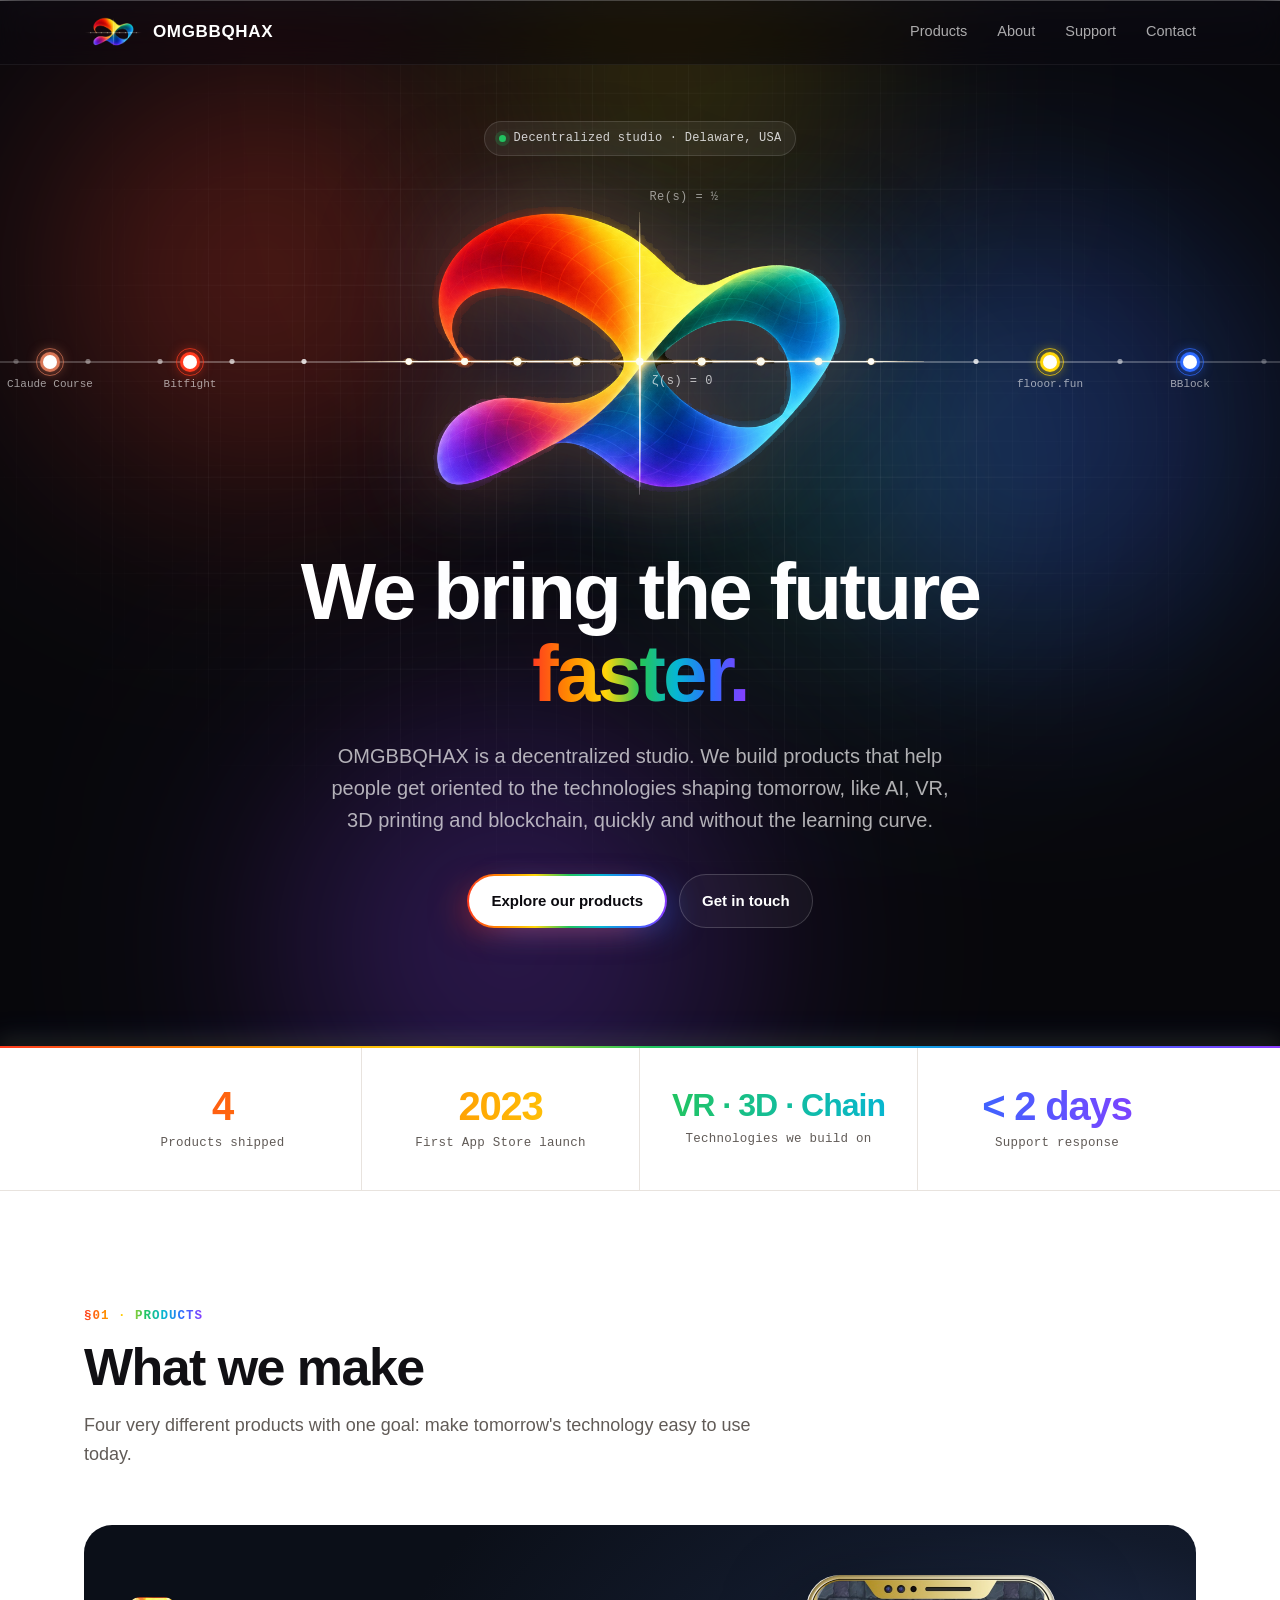
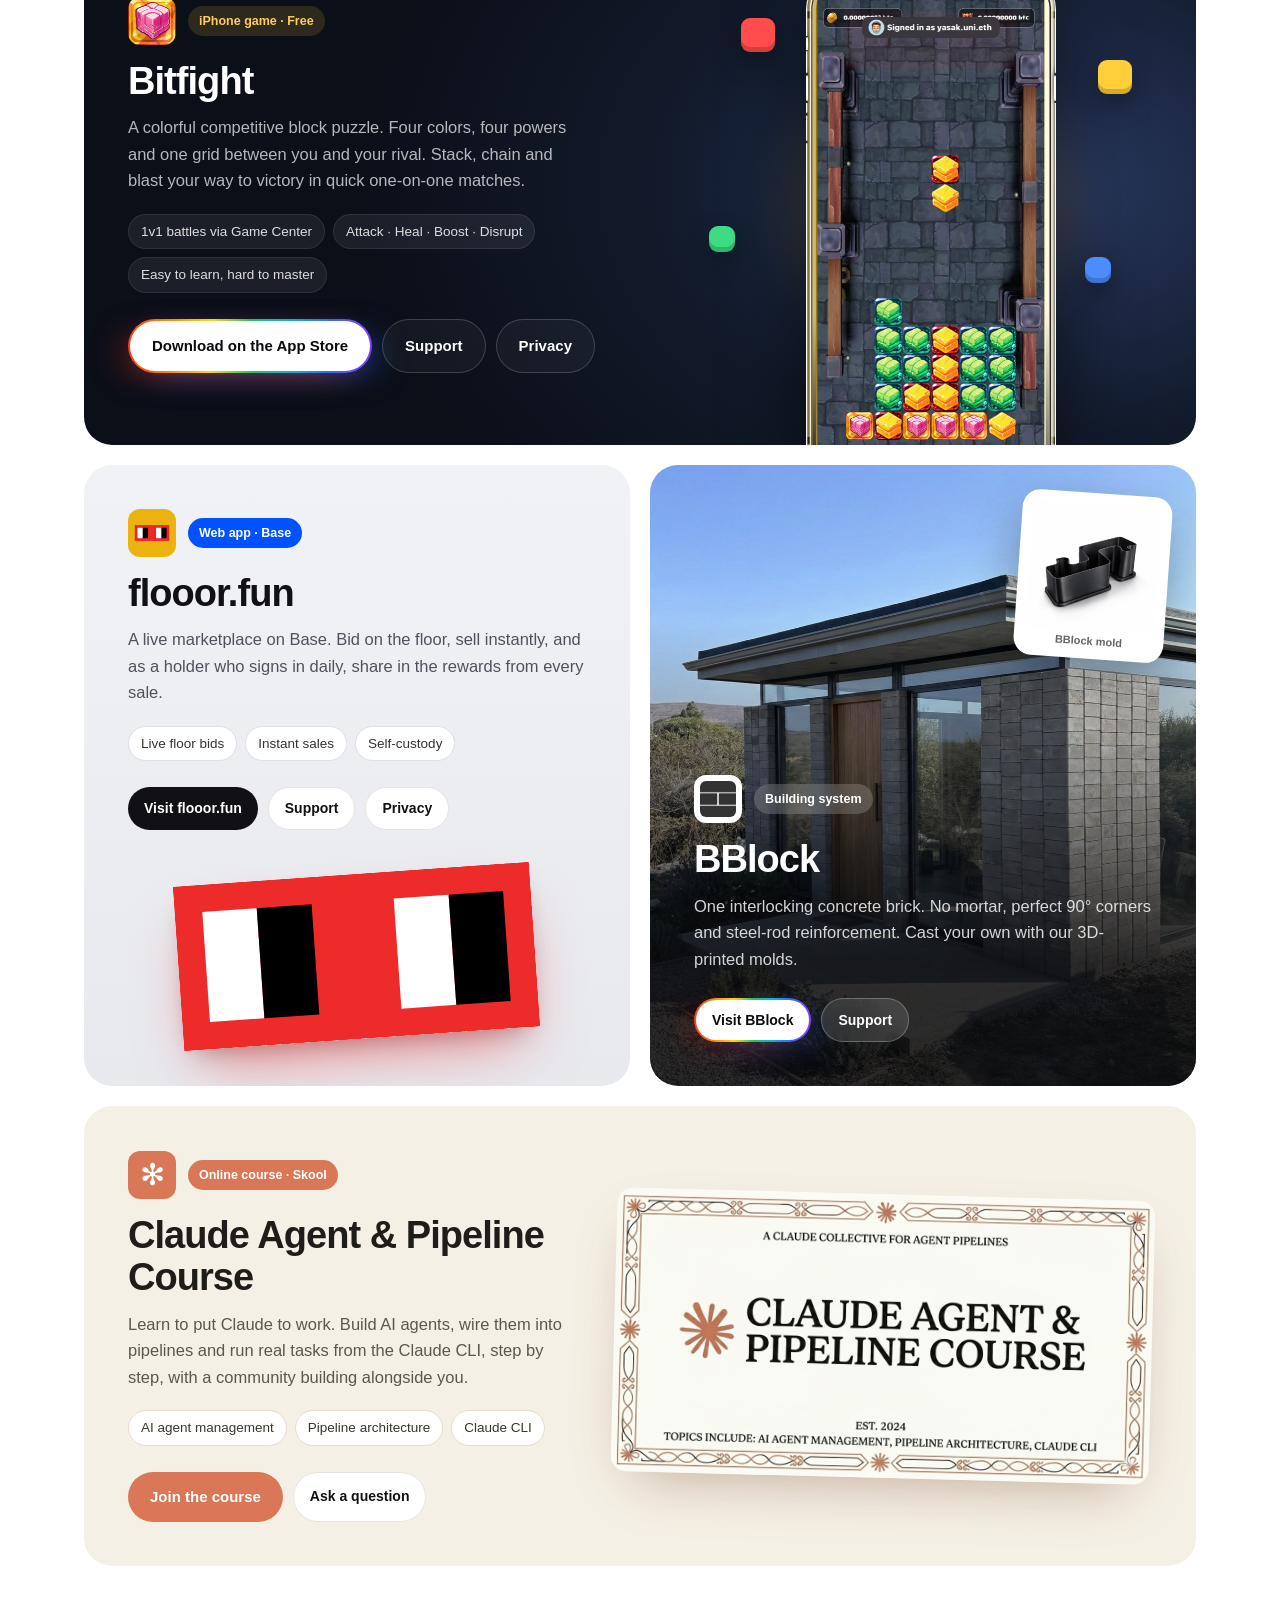
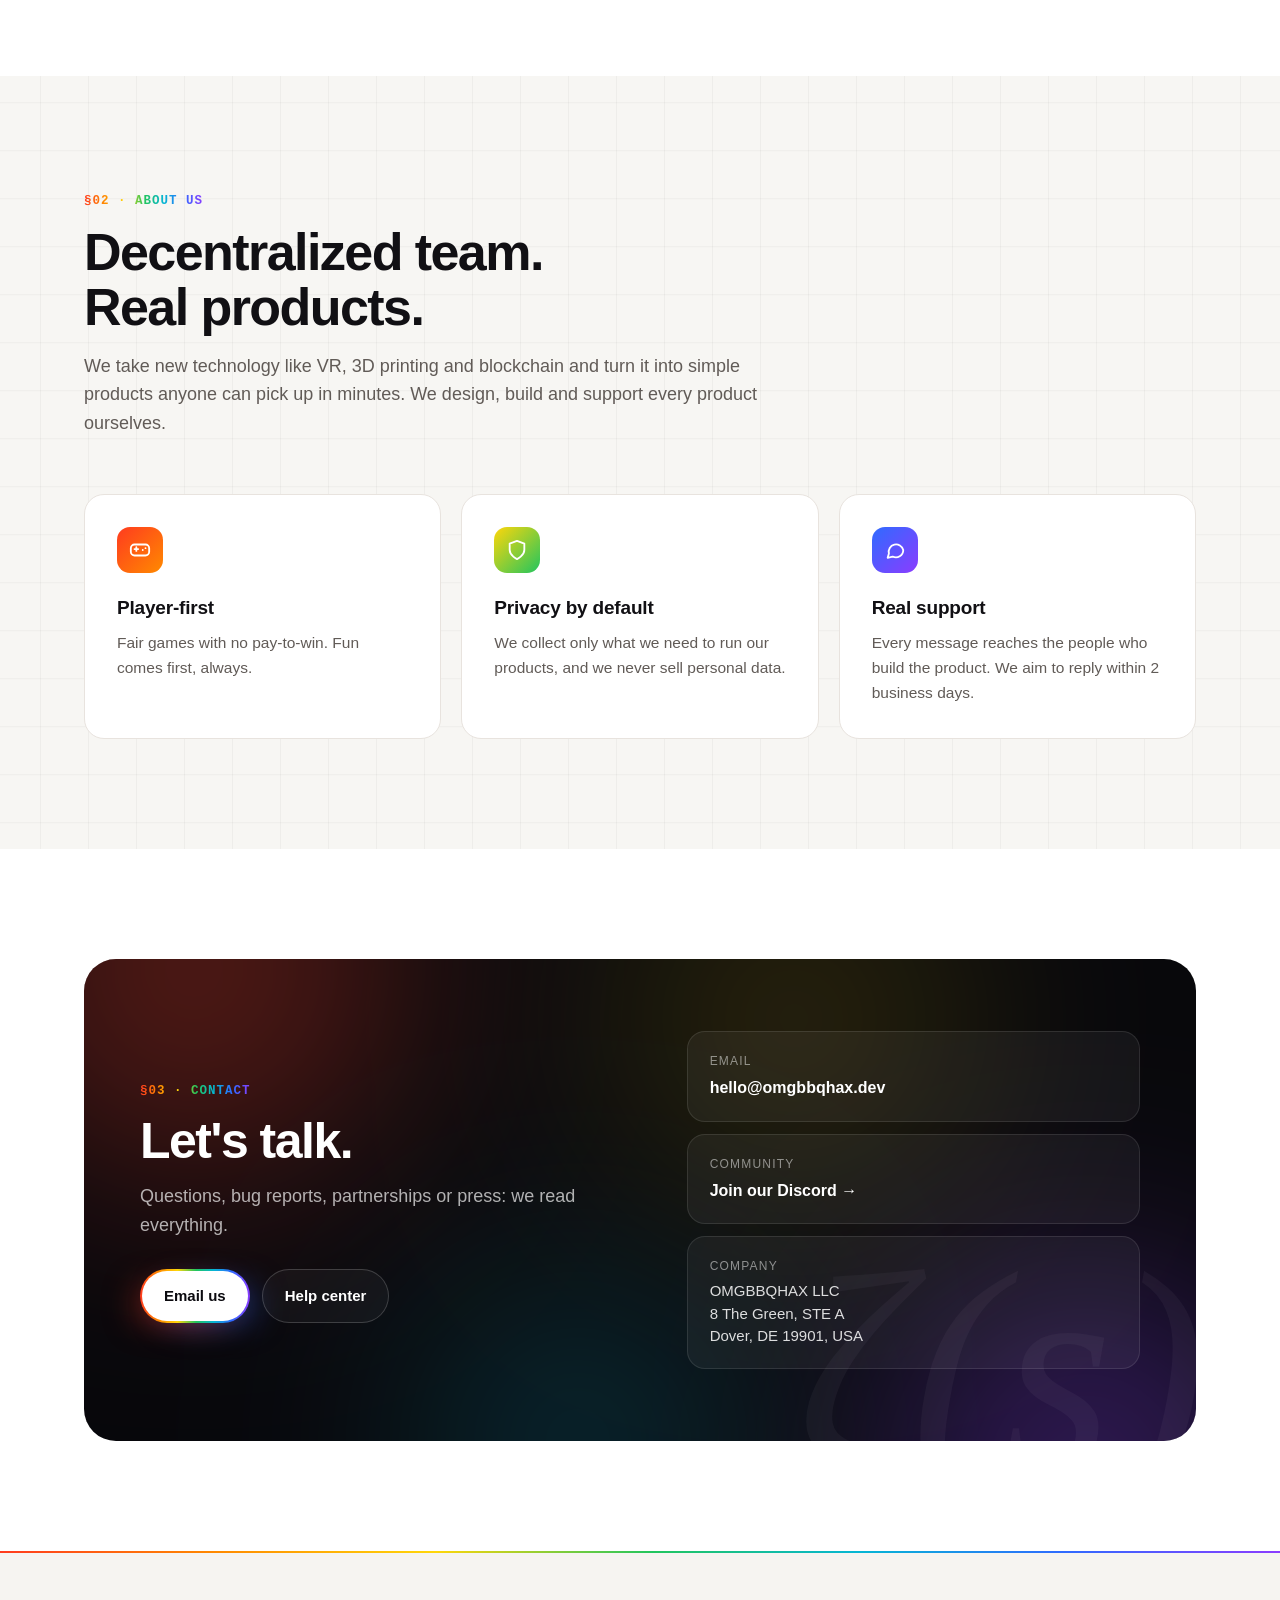
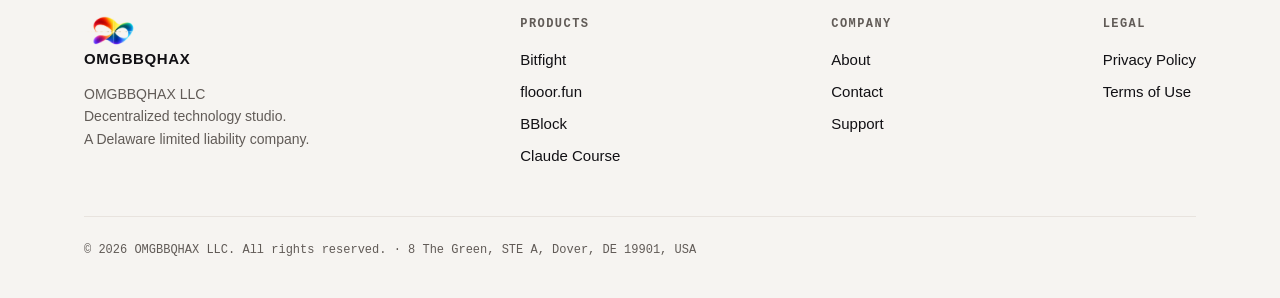
<file: index.html>
<!doctype html>
<html lang="en">
<head>
<meta charset="utf-8">
<meta name="viewport" content="width=device-width, initial-scale=1">
<title>OMGBBQHAX — Decentralized studio bringing the future faster</title>
<meta name="description" content="OMGBBQHAX LLC is a decentralized studio that helps people get oriented to VR, 3D printing and blockchain faster. Makers of Bitfight, flooor.fun and BBlock.">
<meta property="og:title" content="OMGBBQHAX — Decentralized studio bringing the future faster">
<meta property="og:description" content="Makers of Bitfight, flooor.fun and BBlock.">
<meta property="og:url" content="https://omgbbqhax.dev/">
<meta property="og:type" content="website">
<meta property="og:image" content="https://omgbbqhax.dev/assets/logo-1024.png">
<meta name="theme-color" content="#0b0a0f">
<link rel="canonical" href="https://omgbbqhax.dev/">
<link rel="icon" href="assets/favicon-32.png?v=5" type="image/png" sizes="32x32">
<link rel="apple-touch-icon" href="assets/apple-touch-icon.png?v=4">
<link rel="stylesheet" href="style.css">
<script>document.documentElement.classList.add('js')</script>
<script type="application/ld+json">
{
  "@context": "https://schema.org",
  "@type": "Organization",
  "name": "OMGBBQHAX",
  "legalName": "OMGBBQHAX LLC",
  "address": {"@type": "PostalAddress", "streetAddress": "8 The Green, STE A", "addressLocality": "Dover", "addressRegion": "DE", "postalCode": "19901", "addressCountry": "US"},
  "url": "https://omgbbqhax.dev",
  "logo": "https://omgbbqhax.dev/assets/logo-1024.png",
  "email": "hello@omgbbqhax.dev",
  "brand": [
    {"@type": "Brand", "name": "Bitfight"},
    {"@type": "Brand", "name": "flooor.fun"},
    {"@type": "Brand", "name": "BBlock"}
  ]
}
</script>
</head>
<body class="home">
<header class="site-header" id="header">
  <div class="container header-inner">
    <a class="brand" href="/"><img class="brand-mark" src="assets/logo-256.png" alt="" width="58" height="32">OMGBBQHAX</a>
    <nav class="nav" aria-label="Main">
      <a href="#products">Products</a>
      <a class="hide-sm" href="#about">About</a>
      <a href="support.html">Support</a>
      <a href="#contact">Contact</a>
    </nav>
  </div>
</header>

<main>
  <!-- hero -->
  <section class="hero">
    <div class="blob b1"></div><div class="blob b2"></div><div class="blob b3"></div><div class="blob b4"></div><div class="blob b5"></div>
    <div class="container">
      <span class="pill"><span class="dot"></span>Decentralized studio · Delaware, USA</span>
      <figure class="hero-mark">
        <span class="axis" aria-hidden="true"></span><span class="zeros l" aria-hidden="true"></span><span class="zeros r" aria-hidden="true"></span>
        <span class="crit" aria-hidden="true">Re(s) = ½</span>
        <span class="origin" aria-hidden="true">ζ(s) = 0</span>
        <nav class="pz" aria-label="Our products">
          <a class="pz-dot z1" href="#bitfight" style="--c:#ff3b1f"><i></i><span class="pz-name">Bitfight</span>
            <span class="pz-pop"><img src="assets/bitfight-icon.png" alt="" width="32" height="32"><span><b>Bitfight</b><small>iPhone game</small></span></span></a>
          <a class="pz-dot z2" href="#flooor" style="--c:#ffd60a"><i></i><span class="pz-name">flooor.fun</span>
            <span class="pz-pop"><img src="assets/flooor-icon.png" alt="" width="32" height="32"><span><b>flooor.fun</b><small>Web app · Base</small></span></span></a>
          <a class="pz-dot z3" href="#bblock" style="--c:#2f6bff"><i></i><span class="pz-name">BBlock</span>
            <span class="pz-pop"><img class="contain" src="assets/bblock-logo.png" alt="" width="32" height="32"><span><b>BBlock</b><small>3D printing</small></span></span></a>
          <a class="pz-dot z4" href="#claude" style="--c:#d97757"><i></i><span class="pz-name">Claude Course</span>
            <span class="pz-pop"><img src="assets/claude-course.jpg" alt="" width="32" height="32"><span><b>Claude Course</b><small>Agents &amp; pipelines</small></span></span></a>
        </nav>
        <img src="assets/logo-mark.png" alt="" width="1044" height="569">
      </figure>
      <h1>We bring the future<br><span class="grad">faster.</span></h1>
      <p class="lead">OMGBBQHAX is a decentralized studio. We build products that help people get oriented to the technologies shaping tomorrow, like AI, VR, 3D printing and blockchain, quickly and without the learning curve.</p>
      <div class="hero-actions">
        <a class="btn btn-glow" href="#products">Explore our products</a>
        <a class="btn btn-ghost-dark" href="#contact">Get in touch</a>
      </div>


      <div class="makers">
        <span>Makers of</span>
        <ul>
          <li><a href="#bitfight"><img src="assets/bitfight-icon.png" alt="" width="34" height="34">Bitfight</a></li>
          <li><a href="#flooor"><img src="assets/flooor-icon.png" alt="" width="34" height="34">flooor.fun</a></li>
          <li><a href="#bblock"><img class="contain" src="assets/bblock-logo.png" alt="" width="34" height="34">BBlock</a></li>
          <li><a href="#claude"><img src="assets/claude-course.jpg" alt="" width="34" height="34">Claude Course</a></li>
        </ul>
      </div>
    </div>
  </section>

  <!-- stats -->
  <section class="stats" aria-label="Studio at a glance">
    <div class="container">
      <ul>
        <li class="reveal"><strong>4</strong><span>Products shipped</span></li>
        <li class="reveal"><strong>2023</strong><span>First App Store launch</span></li>
        <li class="reveal"><strong class="sm">VR · 3D · Chain</strong><span>Technologies we build on</span></li>
        <li class="reveal"><strong>&lt; 2 days</strong><span>Support response</span></li>
      </ul>
    </div>
  </section>

  <!-- products -->
  <section class="section" id="products">
    <div class="container">
      <div class="section-head reveal">
        <span class="eyebrow">§01 · Products</span>
        <h2>What we make</h2>
        <p>Four very different products with one goal: make tomorrow's technology easy to use today.</p>
      </div>

      <div class="bento">
        <article class="card c-bitfight reveal" id="bitfight">
          <div class="card-body">
            <div class="tagrow">
              <img src="assets/bitfight-icon.png" alt="Bitfight app icon" width="48" height="48">
              <span class="chip">iPhone game · Free</span>
            </div>
            <h3>Bitfight</h3>
            <p>A colorful competitive block puzzle. Four colors, four powers and one grid between you and your rival. Stack, chain and blast your way to victory in quick one-on-one matches.</p>
            <ul class="feat">
              <li>1v1 battles via Game Center</li>
              <li>Attack · Heal · Boost · Disrupt</li>
              <li>Easy to learn, hard to master</li>
            </ul>
            <div class="actions">
              <a class="btn btn-glow" href="https://apps.apple.com/app/bitfight/id6449154006" target="_blank" rel="noopener">Download on the App Store</a>
              <a class="btn btn-ghost-dark" href="support.html#bitfight">Support</a>
              <a class="btn btn-ghost-dark" href="privacy.html#bitfight">Privacy</a>
            </div>
          </div>
          <div class="visual" aria-hidden="true">
            <span class="blk r"></span><span class="blk g"></span><span class="blk y"></span><span class="blk b"></span>
            <img src="assets/bitfight-screen.jpg" alt="" width="497" height="1000">
          </div>
        </article>

        <article class="card c-flooor reveal" id="flooor">
          <div class="card-body">
            <div class="tagrow">
              <img src="assets/flooor-icon.png" alt="flooor.fun icon" width="48" height="48">
              <span class="chip">Web app · Base</span>
            </div>
            <h3>flooor.fun</h3>
            <p>A live marketplace on Base. Bid on the floor, sell instantly, and as a holder who signs in daily, share in the rewards from every sale.</p>
            <ul class="feat">
              <li>Live floor bids</li>
              <li>Instant sales</li>
              <li>Self-custody</li>
            </ul>
            <div class="actions">
              <a class="btn btn-primary btn-sm" href="https://flooor.fun" target="_blank" rel="noopener">Visit flooor.fun</a>
              <a class="btn btn-ghost btn-sm" href="support.html#flooor">Support</a>
              <a class="btn btn-ghost btn-sm" href="privacy.html#flooor">Privacy</a>
            </div>
          </div>
          <div class="visual"><img class="goggles" src="assets/vr-gozluk.svg" alt="flooor.fun glasses" width="720" height="332"></div>
        </article>

        <article class="card c-bblock reveal" id="bblock">
          <div class="bg" aria-hidden="true"><img src="assets/bblock-house.jpg" alt="" width="1045" height="1400" loading="lazy"></div>
          <div class="mold" aria-hidden="true"><img src="assets/bblock-mold.jpg" alt="" width="900" height="900" loading="lazy"><small>BBlock mold</small></div>
          <div class="card-body">
            <div class="tagrow">
              <img src="assets/bblock-logo.png" alt="BBlock logo" width="48" height="48">
              <span class="chip">Building system</span>
            </div>
            <h3>BBlock</h3>
            <p>One interlocking concrete brick. No mortar, perfect 90° corners and steel-rod reinforcement. Cast your own with our 3D-printed molds.</p>
            <div class="actions">
              <a class="btn btn-glow btn-sm" href="https://block-chain.world" target="_blank" rel="noopener">Visit BBlock</a>
              <a class="btn btn-ghost btn-sm" href="support.html#bblock">Support</a>
            </div>
          </div>
        </article>

        <article class="card c-claude reveal" id="claude">
          <div class="card-body">
            <div class="tagrow">
              <span class="claude-mark" aria-hidden="true">✻</span>
              <span class="chip">Online course · Skool</span>
            </div>
            <h3>Claude Agent &amp; Pipeline Course</h3>
            <p>Learn to put Claude to work. Build AI agents, wire them into pipelines and run real tasks from the Claude CLI, step by step, with a community building alongside you.</p>
            <ul class="feat">
              <li>AI agent management</li>
              <li>Pipeline architecture</li>
              <li>Claude CLI</li>
            </ul>
            <div class="actions">
              <a class="btn btn-claude" href="https://www.skool.com/rich-kids-of-claude-2054/about" target="_blank" rel="noopener">Join the course</a>
              <a class="btn btn-ghost btn-sm" href="mailto:hello@omgbbqhax.dev?subject=Claude%20course">Ask a question</a>
            </div>
          </div>
          <div class="visual"><img src="assets/claude-course.jpg" alt="Claude Agent &amp; Pipeline Course: AI agent management, pipeline architecture, Claude CLI" width="1200" height="633" loading="lazy"></div>
        </article>
      </div>
    </div>
  </section>

  <!-- about -->
  <section class="section section-alt" id="about">
    <div class="container">
      <div class="section-head reveal">
        <span class="eyebrow">§02 · About us</span>
        <h2>Decentralized team.<br>Real products.</h2>
        <p>We take new technology like VR, 3D printing and blockchain and turn it into simple products anyone can pick up in minutes. We design, build and support every product ourselves.</p>
      </div>
      <div class="values">
        <div class="value reveal">
          <div class="ic"><svg viewBox="0 0 24 24"><path d="M6 11h4M8 9v4M15 12h.01M18 10h.01"/><rect x="2" y="6" width="20" height="12" rx="4"/></svg></div>
          <h3>Player-first</h3>
          <p>Fair games with no pay-to-win. Fun comes first, always.</p>
        </div>
        <div class="value reveal">
          <div class="ic"><svg viewBox="0 0 24 24"><path d="M12 22s8-4 8-10V5l-8-3-8 3v7c0 6 8 10 8 10z"/></svg></div>
          <h3>Privacy by default</h3>
          <p>We collect only what we need to run our products, and we never sell personal data.</p>
        </div>
        <div class="value reveal">
          <div class="ic"><svg viewBox="0 0 24 24"><path d="M21 12a8 8 0 0 1-11.6 7.14L4 20.5l1.36-4.6A8 8 0 1 1 21 12z"/></svg></div>
          <h3>Real support</h3>
          <p>Every message reaches the people who build the product. We aim to reply within 2 business days.</p>
        </div>
      </div>
    </div>
  </section>

  <!-- contact -->
  <section class="section" id="contact">
    <div class="container">
      <div class="cta reveal">
        <div class="blob b1"></div><div class="blob b2"></div><div class="blob b3"></div><div class="blob b4"></div><span class="zeta-wm" aria-hidden="true">ζ(s)</span>
        <div>
          <span class="eyebrow">§03 · Contact</span>
          <h2>Let's talk.</h2>
          <p>Questions, bug reports, partnerships or press: we read everything.</p>
          <div class="actions">
            <a class="btn btn-glow" href="mailto:hello@omgbbqhax.dev">Email us</a>
            <a class="btn btn-ghost-dark" href="support.html">Help center</a>
          </div>
        </div>
        <div class="contact-list">
          <a class="contact-item" href="mailto:hello@omgbbqhax.dev"><small>Email</small><span>hello@omgbbqhax.dev</span></a>
          <a class="contact-item" href="https://discord.gg/yCgdm2uQ" target="_blank" rel="noopener"><small>Community</small><span>Join our Discord →</span></a>
          <div class="contact-item"><small>Company</small><address>OMGBBQHAX LLC<br>8 The Green, STE A<br>Dover, DE 19901, USA</address></div>
        </div>
      </div>
    </div>
  </section>
</main>

<footer class="site-footer">
  <div class="container">
    <div class="footer-inner">
      <div class="footer-col">
        <a class="brand" href="/"><img class="brand-mark" src="assets/logo-256.png" alt="" width="58" height="32">OMGBBQHAX</a>
        <p style="margin-top:12px">OMGBBQHAX LLC<br>Decentralized technology studio.<br>A Delaware limited liability company.</p>
      </div>
      <div class="footer-col"><h4>Products</h4><a href="#bitfight">Bitfight</a><a href="#flooor">flooor.fun</a><a href="#bblock">BBlock</a><a href="#claude">Claude Course</a></div>
      <div class="footer-col"><h4>Company</h4><a href="#about">About</a><a href="#contact">Contact</a><a href="support.html">Support</a></div>
      <div class="footer-col"><h4>Legal</h4><a href="privacy.html">Privacy Policy</a><a href="terms.html">Terms of Use</a></div>
    </div>
    <p class="copyright">© 2026 OMGBBQHAX LLC. All rights reserved. · 8 The Green, STE A, Dover, DE 19901, USA</p>
  </div>
</footer>

<script>
  // header turns light once past the dark hero
  const header = document.getElementById('header');
  const hero = document.querySelector('.hero');
  const onScroll = () => header.classList.toggle('is-light', scrollY > hero.offsetHeight - 70);
  addEventListener('scroll', onScroll, { passive: true }); onScroll();

  // reveal on scroll
  const io = new IntersectionObserver((entries) => {
    entries.forEach((e) => { if (e.isIntersecting) { e.target.classList.add('in'); io.unobserve(e.target); } });
  }, { threshold: 0.12, rootMargin: '0px 0px -40px 0px' });
  document.querySelectorAll('.reveal').forEach((el, i) => { el.style.transitionDelay = (i % 4) * 70 + 'ms'; io.observe(el); });
</script>
</body>
</html>
</file>
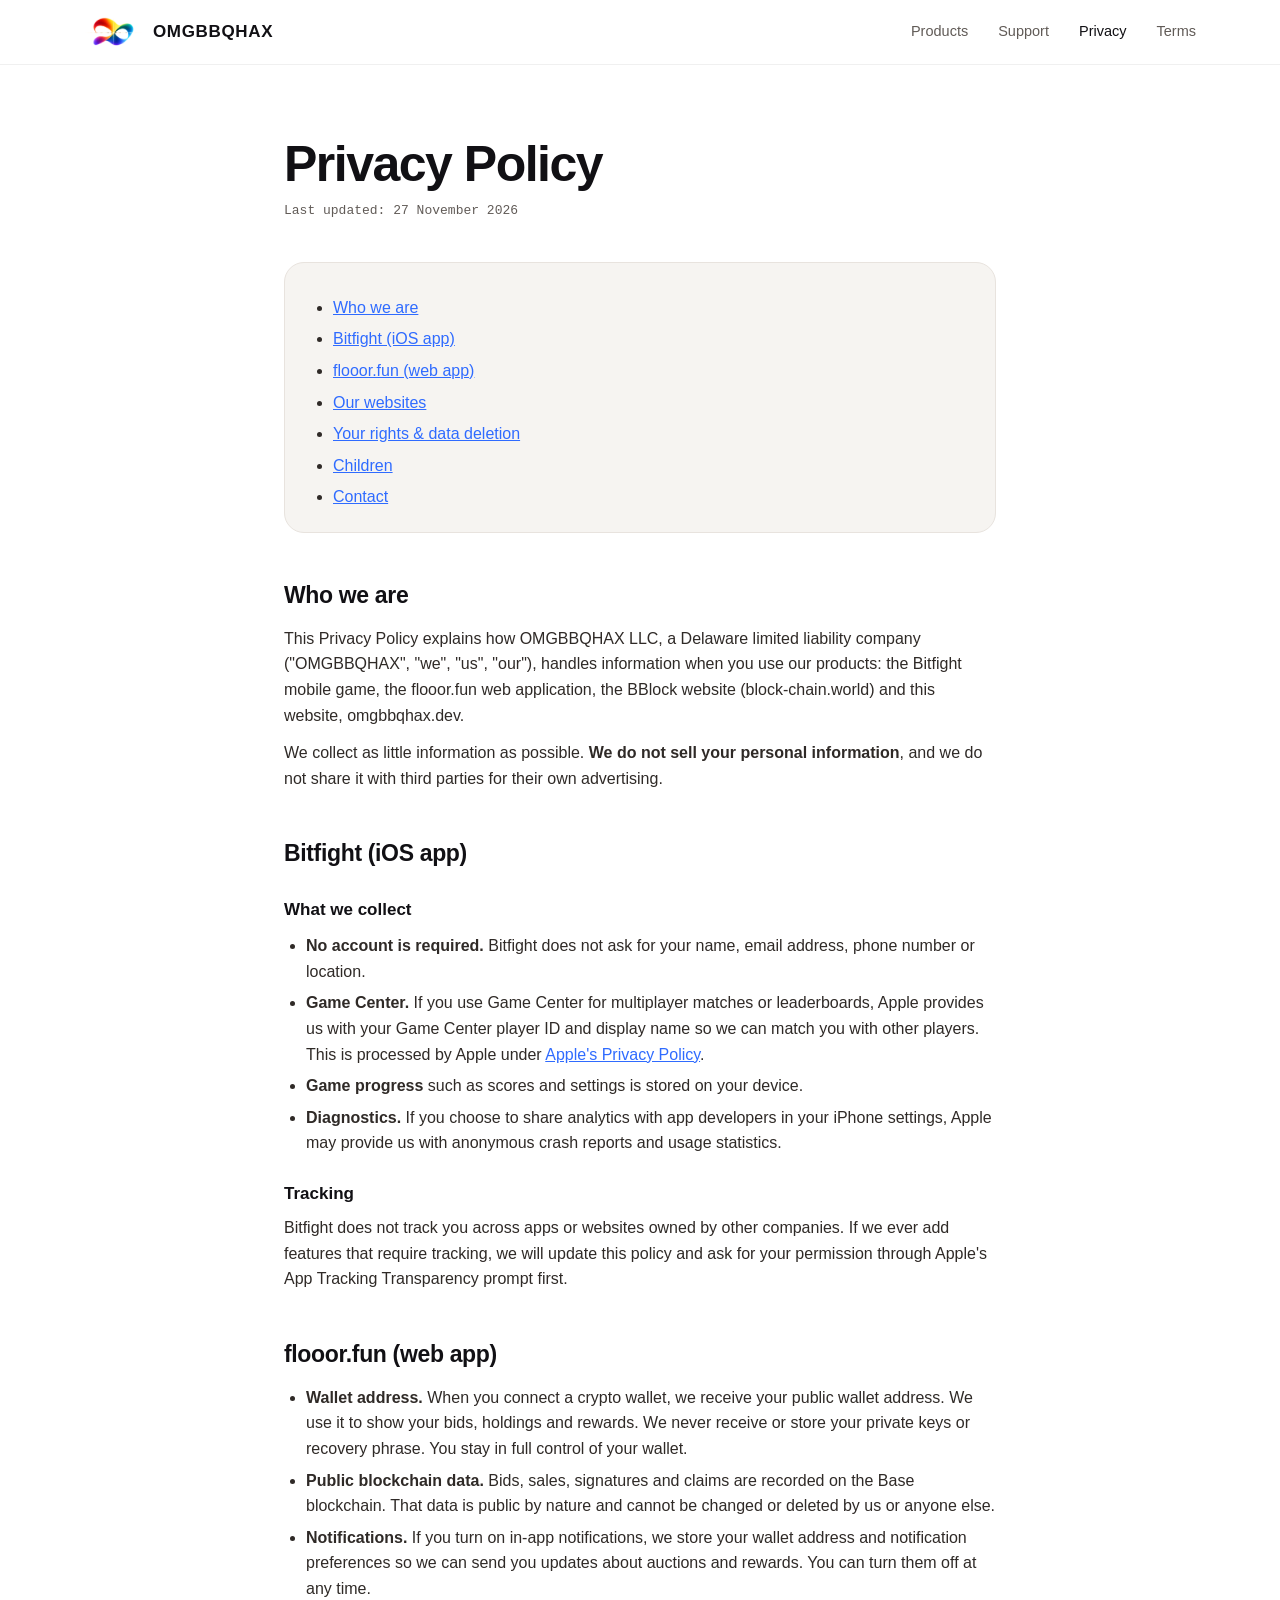
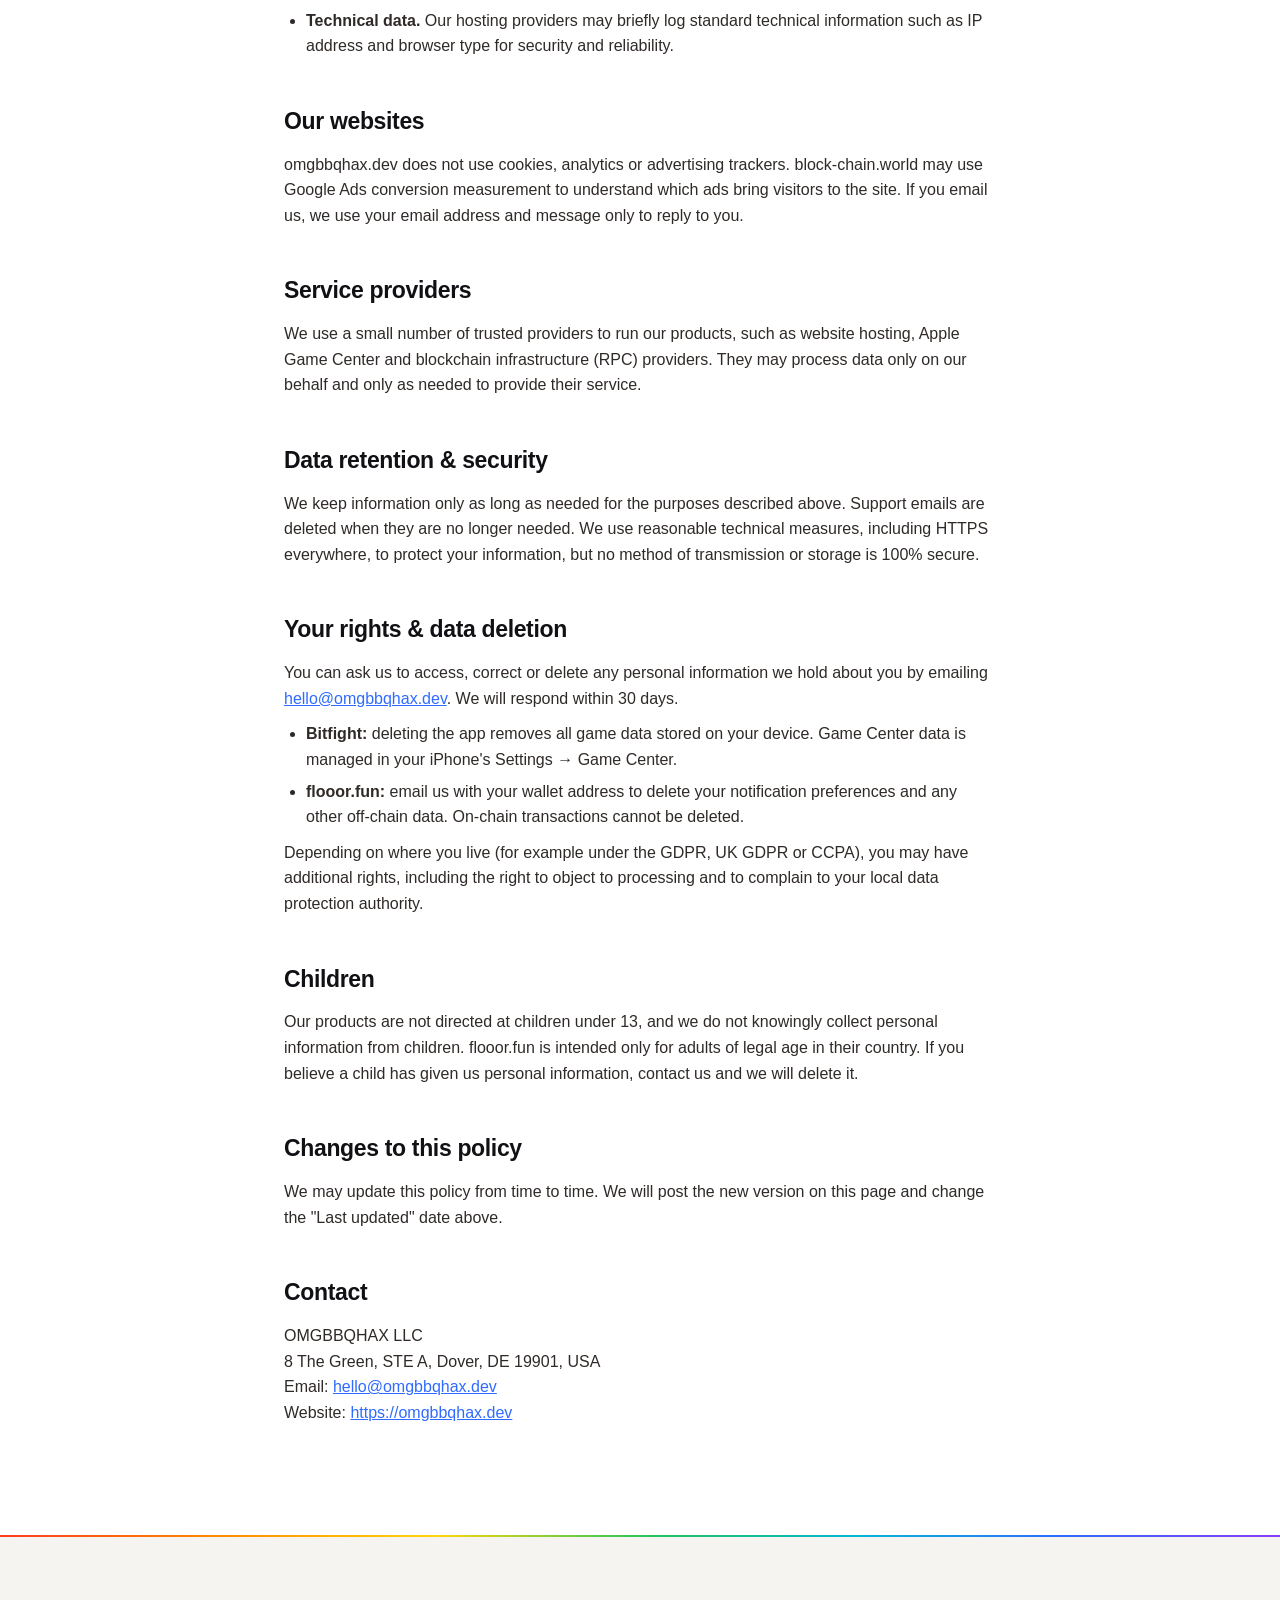
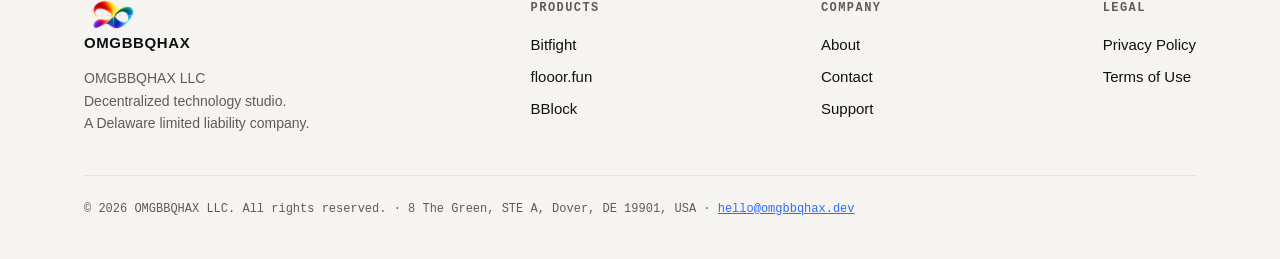
<file: privacy.html>
<!doctype html>
<html lang="en">
<head>
<meta charset="utf-8">
<meta name="viewport" content="width=device-width, initial-scale=1">
<title>Privacy Policy — OMGBBQHAX</title>
<meta name="description" content="Privacy Policy for OMGBBQHAX products, including Bitfight, flooor.fun and BBlock.">
<link rel="canonical" href="https://omgbbqhax.dev/privacy.html">
<link rel="icon" href="assets/favicon-32.png?v=5" type="image/png" sizes="32x32">
<link rel="apple-touch-icon" href="assets/apple-touch-icon.png?v=4">
<link rel="stylesheet" href="style.css">
</head>
<body>
<header class="site-header">
  <div class="container header-inner">
    <a class="brand" href="/"><img class="brand-mark" src="assets/logo-256.png" alt="" width="58" height="32">OMGBBQHAX</a>
    <nav class="nav" aria-label="Main">
      <a href="/#products">Products</a>
      <a href="support.html">Support</a>
      <a href="privacy.html" aria-current="page">Privacy</a>
      <a class="hide-sm" href="terms.html">Terms</a>
    </nav>
  </div>
</header>

<main class="doc">
  <div class="container">
    <h1>Privacy Policy</h1>
    <p class="updated">Last updated: 27 November 2026</p>

    <div class="toc">
      <ul>
        <li><a href="#who">Who we are</a></li>
        <li><a href="#bitfight">Bitfight (iOS app)</a></li>
        <li><a href="#flooor">flooor.fun (web app)</a></li>
        <li><a href="#website">Our websites</a></li>
        <li><a href="#rights">Your rights &amp; data deletion</a></li>
        <li><a href="#children">Children</a></li>
        <li><a href="#contact">Contact</a></li>
      </ul>
    </div>

    <h2 id="who">Who we are</h2>
    <p>This Privacy Policy explains how OMGBBQHAX LLC, a Delaware limited liability company ("OMGBBQHAX", "we", "us", "our"), handles information when you use our products: the Bitfight mobile game, the flooor.fun web application, the BBlock website (block-chain.world) and this website, omgbbqhax.dev.</p>
    <p>We collect as little information as possible. <strong>We do not sell your personal information</strong>, and we do not share it with third parties for their own advertising.</p>

    <h2 id="bitfight">Bitfight (iOS app)</h2>
    <h3>What we collect</h3>
    <ul>
      <li><strong>No account is required.</strong> Bitfight does not ask for your name, email address, phone number or location.</li>
      <li><strong>Game Center.</strong> If you use Game Center for multiplayer matches or leaderboards, Apple provides us with your Game Center player ID and display name so we can match you with other players. This is processed by Apple under <a href="https://www.apple.com/legal/privacy/" target="_blank" rel="noopener">Apple's Privacy Policy</a>.</li>
      <li><strong>Game progress</strong> such as scores and settings is stored on your device.</li>
      <li><strong>Diagnostics.</strong> If you choose to share analytics with app developers in your iPhone settings, Apple may provide us with anonymous crash reports and usage statistics.</li>
    </ul>
    <h3>Tracking</h3>
    <p>Bitfight does not track you across apps or websites owned by other companies. If we ever add features that require tracking, we will update this policy and ask for your permission through Apple's App Tracking Transparency prompt first.</p>

    <h2 id="flooor">flooor.fun (web app)</h2>
    <ul>
      <li><strong>Wallet address.</strong> When you connect a crypto wallet, we receive your public wallet address. We use it to show your bids, holdings and rewards. We never receive or store your private keys or recovery phrase. You stay in full control of your wallet.</li>
      <li><strong>Public blockchain data.</strong> Bids, sales, signatures and claims are recorded on the Base blockchain. That data is public by nature and cannot be changed or deleted by us or anyone else.</li>
      <li><strong>Notifications.</strong> If you turn on in-app notifications, we store your wallet address and notification preferences so we can send you updates about auctions and rewards. You can turn them off at any time.</li>
      <li><strong>Technical data.</strong> Our hosting providers may briefly log standard technical information such as IP address and browser type for security and reliability.</li>
    </ul>

    <h2 id="website">Our websites</h2>
    <p>omgbbqhax.dev does not use cookies, analytics or advertising trackers. block-chain.world may use Google Ads conversion measurement to understand which ads bring visitors to the site. If you email us, we use your email address and message only to reply to you.</p>

    <h2>Service providers</h2>
    <p>We use a small number of trusted providers to run our products, such as website hosting, Apple Game Center and blockchain infrastructure (RPC) providers. They may process data only on our behalf and only as needed to provide their service.</p>

    <h2>Data retention &amp; security</h2>
    <p>We keep information only as long as needed for the purposes described above. Support emails are deleted when they are no longer needed. We use reasonable technical measures, including HTTPS everywhere, to protect your information, but no method of transmission or storage is 100% secure.</p>

    <h2 id="rights">Your rights &amp; data deletion</h2>
    <p>You can ask us to access, correct or delete any personal information we hold about you by emailing <a href="mailto:hello@omgbbqhax.dev">hello@omgbbqhax.dev</a>. We will respond within 30 days.</p>
    <ul>
      <li><strong>Bitfight:</strong> deleting the app removes all game data stored on your device. Game Center data is managed in your iPhone's Settings → Game Center.</li>
      <li><strong>flooor.fun:</strong> email us with your wallet address to delete your notification preferences and any other off-chain data. On-chain transactions cannot be deleted.</li>
    </ul>
    <p>Depending on where you live (for example under the GDPR, UK GDPR or CCPA), you may have additional rights, including the right to object to processing and to complain to your local data protection authority.</p>

    <h2 id="children">Children</h2>
    <p>Our products are not directed at children under 13, and we do not knowingly collect personal information from children. flooor.fun is intended only for adults of legal age in their country. If you believe a child has given us personal information, contact us and we will delete it.</p>

    <h2>Changes to this policy</h2>
    <p>We may update this policy from time to time. We will post the new version on this page and change the "Last updated" date above.</p>

    <h2 id="contact">Contact</h2>
    <p>OMGBBQHAX LLC<br>8 The Green, STE A, Dover, DE 19901, USA<br>Email: <a href="mailto:hello@omgbbqhax.dev">hello@omgbbqhax.dev</a><br>Website: <a href="https://omgbbqhax.dev">https://omgbbqhax.dev</a></p>
  </div>
</main>

<footer class="site-footer">
  <div class="container">
    <div class="footer-inner">
      <div class="footer-col"><a class="brand" href="/"><img class="brand-mark" src="assets/logo-256.png" alt="" width="58" height="32">OMGBBQHAX</a><p style="margin-top:12px">OMGBBQHAX LLC<br>Decentralized technology studio.<br>A Delaware limited liability company.</p></div>
      <div class="footer-col"><h4>Products</h4><a href="/#bitfight">Bitfight</a><a href="/#flooor">flooor.fun</a><a href="/#bblock">BBlock</a></div>
      <div class="footer-col"><h4>Company</h4><a href="/#about">About</a><a href="/#contact">Contact</a><a href="support.html">Support</a></div>
      <div class="footer-col"><h4>Legal</h4><a href="privacy.html">Privacy Policy</a><a href="terms.html">Terms of Use</a></div>
    </div>
    <p class="copyright">© 2026 OMGBBQHAX LLC. All rights reserved. · 8 The Green, STE A, Dover, DE 19901, USA · <a href="mailto:hello@omgbbqhax.dev">hello@omgbbqhax.dev</a></p>
  </div>
</footer>
</body>
</html>
</file>
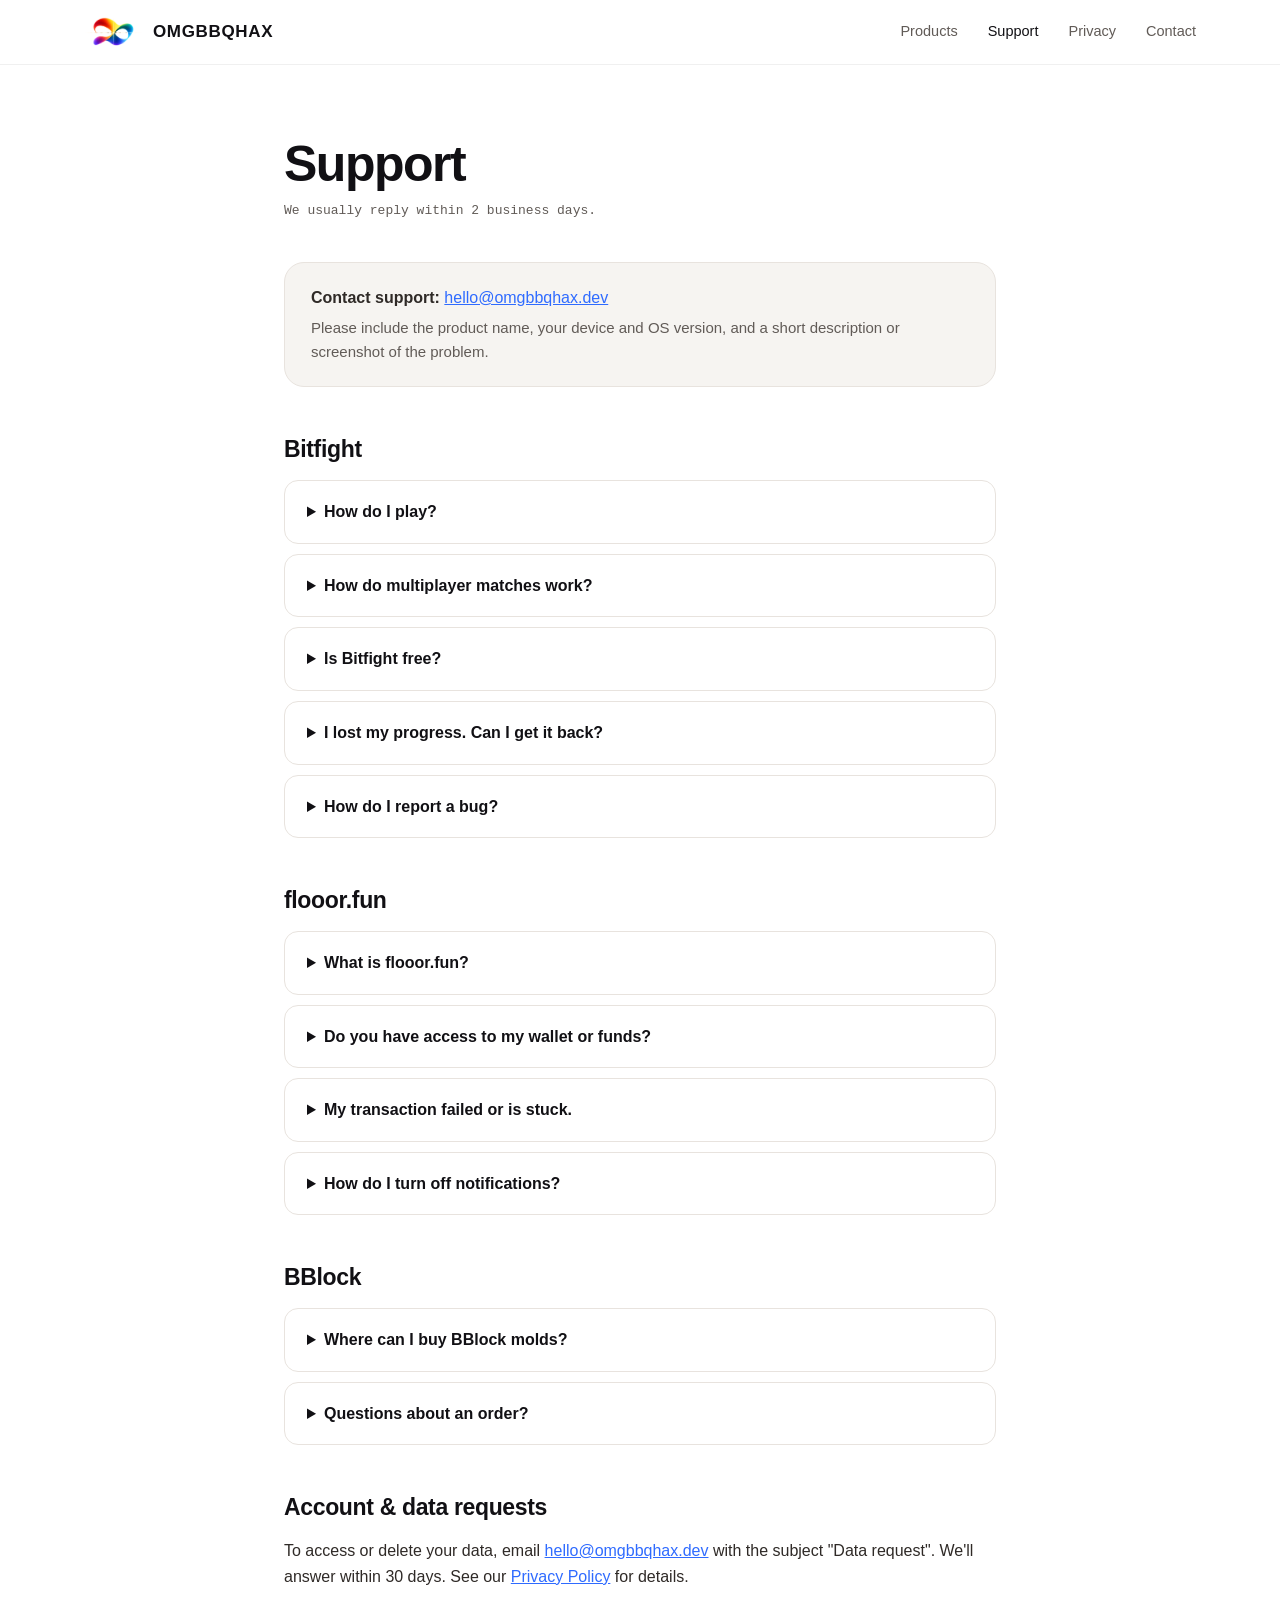
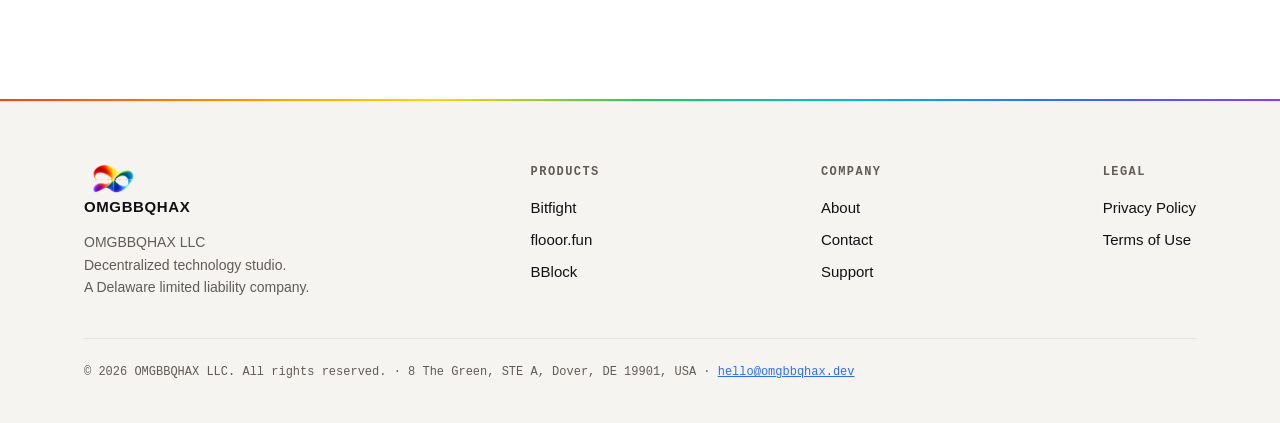
<file: support.html>
<!doctype html>
<html lang="en">
<head>
<meta charset="utf-8">
<meta name="viewport" content="width=device-width, initial-scale=1">
<title>Support — OMGBBQHAX</title>
<meta name="description" content="Get help with Bitfight, flooor.fun and BBlock. FAQs, contact and data requests.">
<link rel="canonical" href="https://omgbbqhax.dev/support.html">
<link rel="icon" href="assets/favicon-32.png?v=5" type="image/png" sizes="32x32">
<link rel="apple-touch-icon" href="assets/apple-touch-icon.png?v=4">
<link rel="stylesheet" href="style.css">
</head>
<body>
<header class="site-header">
  <div class="container header-inner">
    <a class="brand" href="/"><img class="brand-mark" src="assets/logo-256.png" alt="" width="58" height="32">OMGBBQHAX</a>
    <nav class="nav" aria-label="Main">
      <a href="/#products">Products</a>
      <a href="support.html" aria-current="page">Support</a>
      <a class="hide-sm" href="privacy.html">Privacy</a>
      <a href="/#contact">Contact</a>
    </nav>
  </div>
</header>

<main class="doc">
  <div class="container">
    <h1>Support</h1>
    <p class="updated">We usually reply within 2 business days.</p>

    <div class="toc">
      <p><strong>Contact support:</strong> <a href="mailto:hello@omgbbqhax.dev?subject=Support%20request">hello@omgbbqhax.dev</a></p>
      <p style="margin-top:6px;color:var(--muted);font-size:15px">Please include the product name, your device and OS version, and a short description or screenshot of the problem.</p>
    </div>

    <h2 id="bitfight">Bitfight</h2>
    <details><summary>How do I play?</summary><p>Swipe left or right to move the falling blocks, swipe down to drop faster and double tap to rotate. Line up blocks of the same color, then drop a killer block on them to clear the whole group. Red attacks, green heals, yellow boosts and blue sends extra blocks to your rival.</p></details>
    <details><summary>How do multiplayer matches work?</summary><p>Multiplayer uses Apple Game Center. Make sure you are signed in under Settings → Game Center on your iPhone, then choose multiplayer in the app.</p></details>
    <details><summary>Is Bitfight free?</summary><p>Yes. Bitfight is free to download and play.</p></details>
    <details><summary>I lost my progress. Can I get it back?</summary><p>Game progress is stored on your device. If you delete the app, local progress may be lost. Contact us and we will help if we can.</p></details>
    <details><summary>How do I report a bug?</summary><p>Email us at <a href="mailto:hello@omgbbqhax.dev?subject=Bitfight%20bug">hello@omgbbqhax.dev</a> with your iPhone model and iOS version, or post in our <a href="https://discord.gg/yCgdm2uQ" target="_blank" rel="noopener">Discord</a> or <a href="https://www.reddit.com/r/bitfight/" target="_blank" rel="noopener">r/bitfight</a>.</p></details>

    <h2 id="flooor">flooor.fun</h2>
    <details><summary>What is flooor.fun?</summary><p>flooor.fun is a live market on the Base network. You can bid on the floor, sell instantly, and holders who sign in daily share in the rewards generated by sales.</p></details>
    <details><summary>Do you have access to my wallet or funds?</summary><p>No. flooor.fun is non-custodial. We never see your private keys or recovery phrase, and we can't move your funds. Never share your recovery phrase with anyone, including people who claim to be our support team.</p></details>
    <details><summary>My transaction failed or is stuck.</summary><p>Check the transaction on a Base block explorer using your wallet address. Most failures happen because of low gas balance or an auction state that changed. If you still need help, email us with the transaction hash.</p></details>
    <details><summary>How do I turn off notifications?</summary><p>Email us with your wallet address and we will turn off notifications for that address.</p></details>

    <h2 id="bblock">BBlock</h2>
    <details><summary>Where can I buy BBlock molds?</summary><p>Visit <a href="https://block-chain.world" target="_blank" rel="noopener">block-chain.world</a> for product details and ordering.</p></details>
    <details><summary>Questions about an order?</summary><p>Email us with your order number and we'll help you with shipping, returns or building questions.</p></details>

    <h2 id="data">Account &amp; data requests</h2>
    <p>To access or delete your data, email <a href="mailto:hello@omgbbqhax.dev?subject=Data%20request">hello@omgbbqhax.dev</a> with the subject "Data request". We'll answer within 30 days. See our <a href="privacy.html">Privacy Policy</a> for details.</p>
  </div>
</main>

<footer class="site-footer">
  <div class="container">
    <div class="footer-inner">
      <div class="footer-col"><a class="brand" href="/"><img class="brand-mark" src="assets/logo-256.png" alt="" width="58" height="32">OMGBBQHAX</a><p style="margin-top:12px">OMGBBQHAX LLC<br>Decentralized technology studio.<br>A Delaware limited liability company.</p></div>
      <div class="footer-col"><h4>Products</h4><a href="/#bitfight">Bitfight</a><a href="/#flooor">flooor.fun</a><a href="/#bblock">BBlock</a></div>
      <div class="footer-col"><h4>Company</h4><a href="/#about">About</a><a href="/#contact">Contact</a><a href="support.html">Support</a></div>
      <div class="footer-col"><h4>Legal</h4><a href="privacy.html">Privacy Policy</a><a href="terms.html">Terms of Use</a></div>
    </div>
    <p class="copyright">© 2026 OMGBBQHAX LLC. All rights reserved. · 8 The Green, STE A, Dover, DE 19901, USA · <a href="mailto:hello@omgbbqhax.dev">hello@omgbbqhax.dev</a></p>
  </div>
</footer>
</body>
</html>
</file>
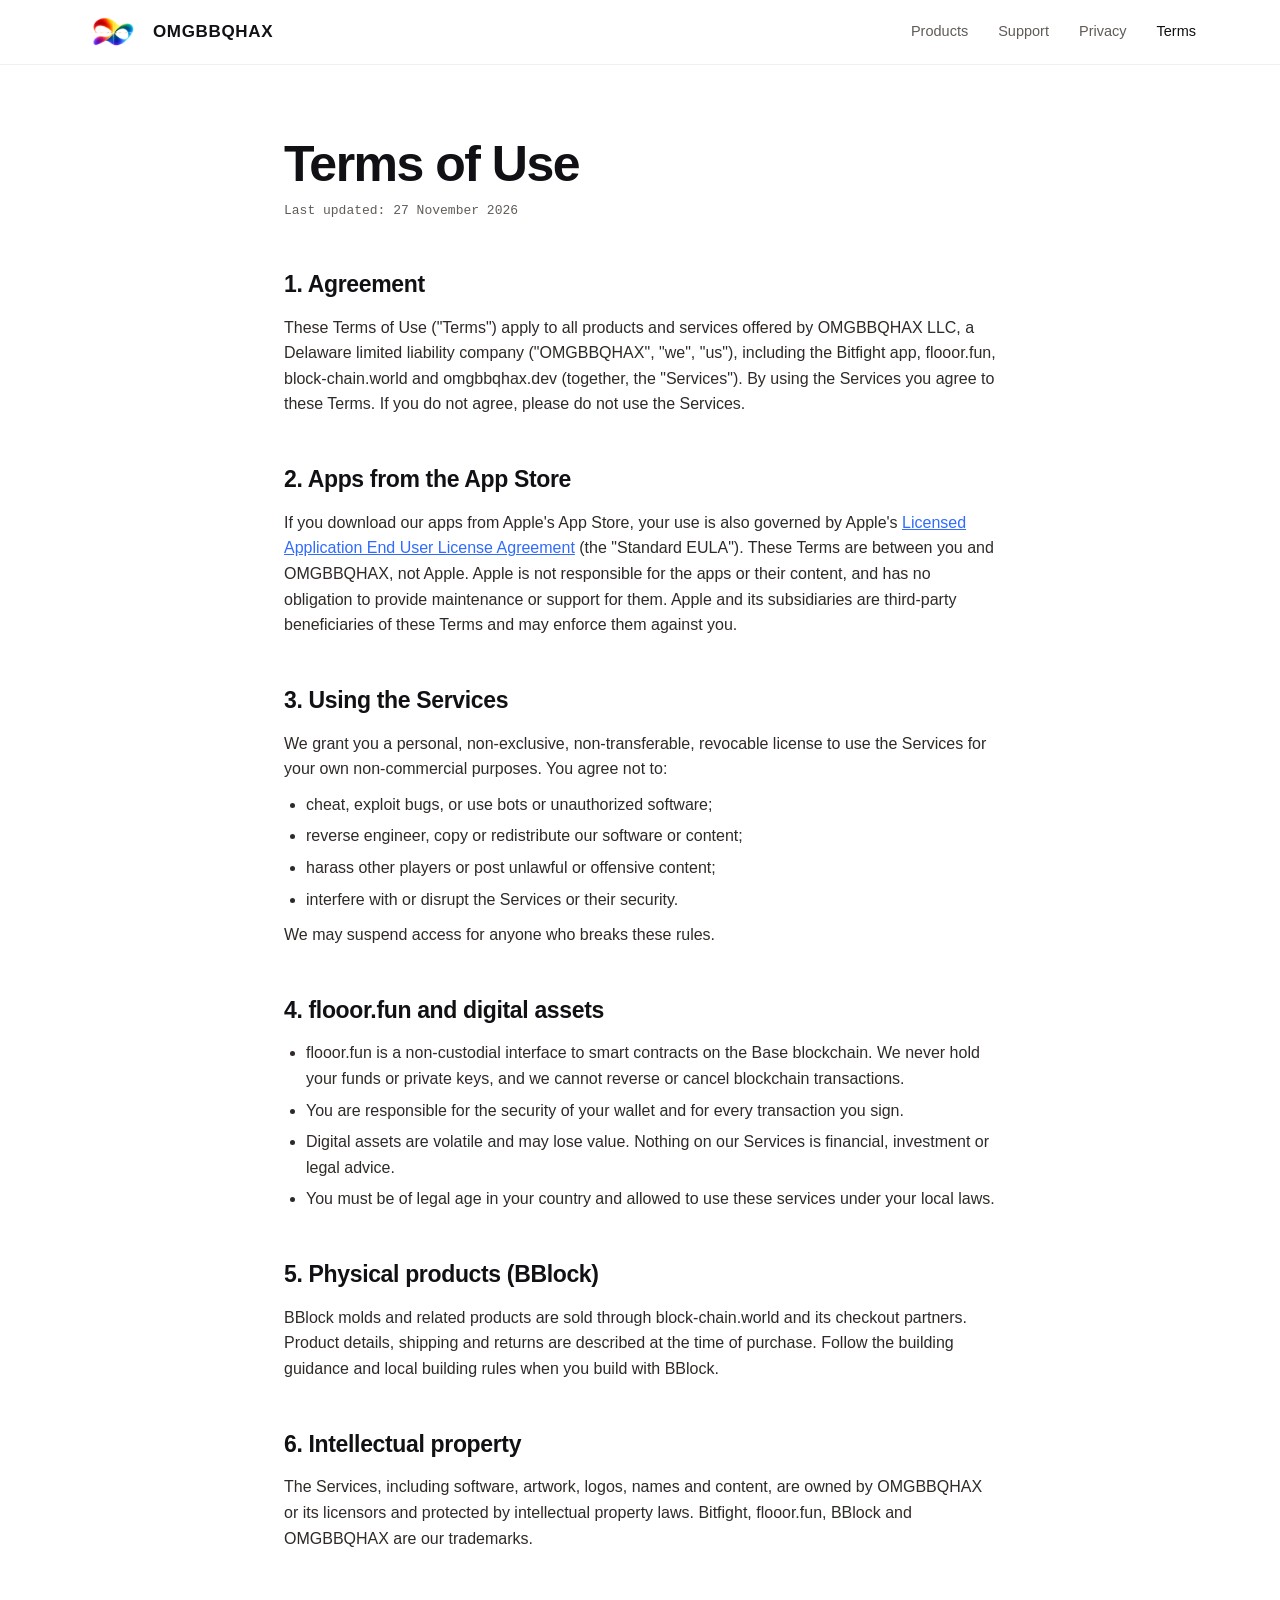
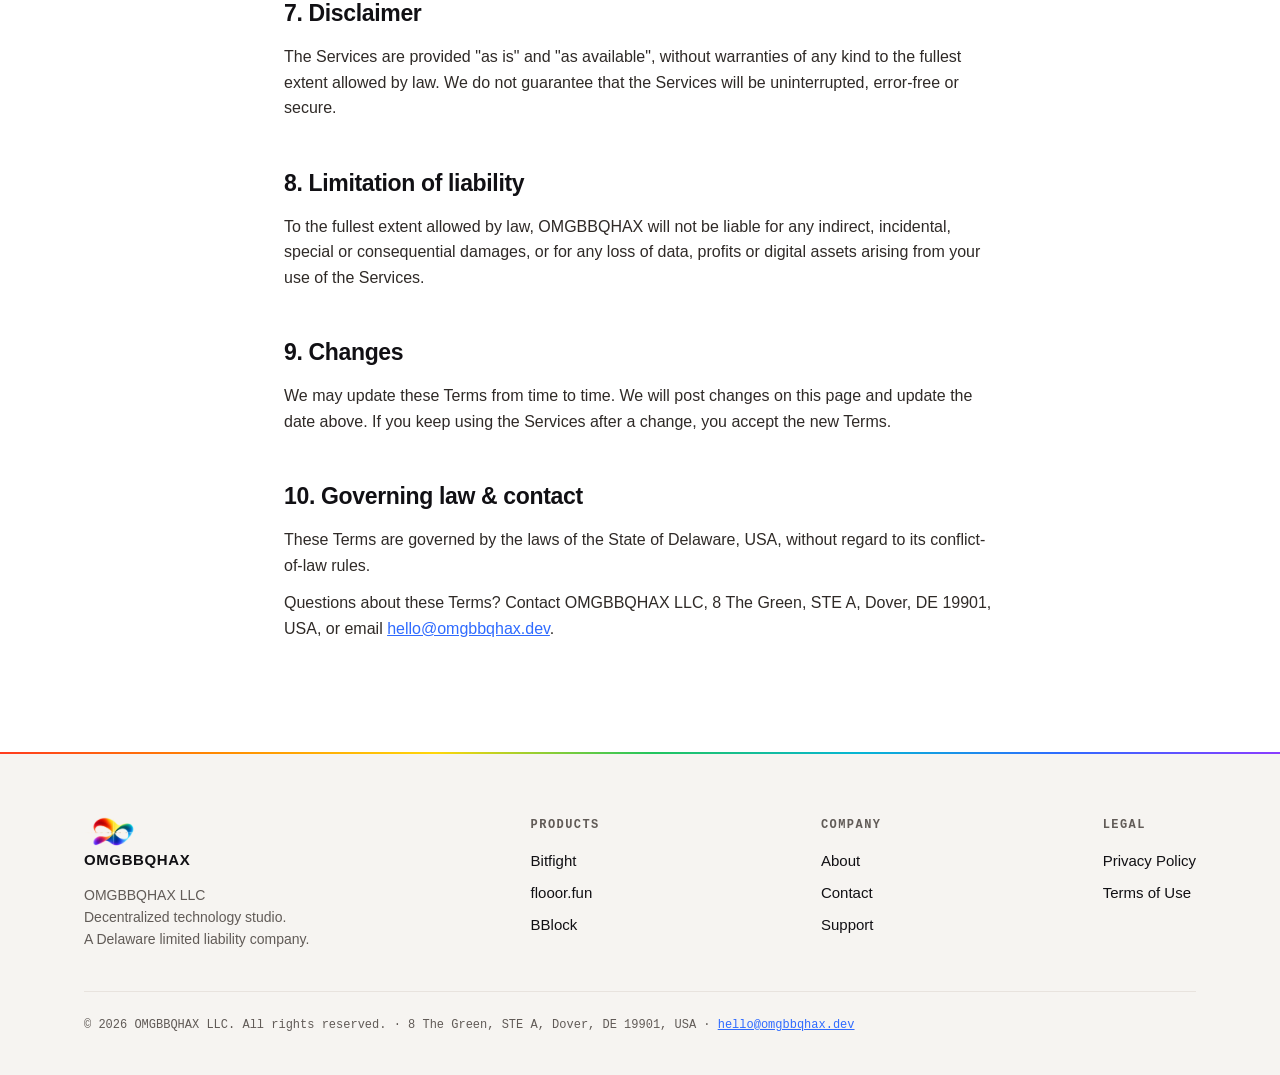
<file: terms.html>
<!doctype html>
<html lang="en">
<head>
<meta charset="utf-8">
<meta name="viewport" content="width=device-width, initial-scale=1">
<title>Terms of Use — OMGBBQHAX</title>
<meta name="description" content="Terms of Use for OMGBBQHAX products, including Bitfight, flooor.fun and BBlock.">
<link rel="canonical" href="https://omgbbqhax.dev/terms.html">
<link rel="icon" href="assets/favicon-32.png?v=5" type="image/png" sizes="32x32">
<link rel="apple-touch-icon" href="assets/apple-touch-icon.png?v=4">
<link rel="stylesheet" href="style.css">
</head>
<body>
<header class="site-header">
  <div class="container header-inner">
    <a class="brand" href="/"><img class="brand-mark" src="assets/logo-256.png" alt="" width="58" height="32">OMGBBQHAX</a>
    <nav class="nav" aria-label="Main">
      <a href="/#products">Products</a>
      <a href="support.html">Support</a>
      <a class="hide-sm" href="privacy.html">Privacy</a>
      <a href="terms.html" aria-current="page">Terms</a>
    </nav>
  </div>
</header>

<main class="doc">
  <div class="container">
    <h1>Terms of Use</h1>
    <p class="updated">Last updated: 27 November 2026</p>

    <h2>1. Agreement</h2>
    <p>These Terms of Use ("Terms") apply to all products and services offered by OMGBBQHAX LLC, a Delaware limited liability company ("OMGBBQHAX", "we", "us"), including the Bitfight app, flooor.fun, block-chain.world and omgbbqhax.dev (together, the "Services"). By using the Services you agree to these Terms. If you do not agree, please do not use the Services.</p>

    <h2>2. Apps from the App Store</h2>
    <p>If you download our apps from Apple's App Store, your use is also governed by Apple's <a href="https://www.apple.com/legal/internet-services/itunes/dev/stdeula/" target="_blank" rel="noopener">Licensed Application End User License Agreement</a> (the "Standard EULA"). These Terms are between you and OMGBBQHAX, not Apple. Apple is not responsible for the apps or their content, and has no obligation to provide maintenance or support for them. Apple and its subsidiaries are third-party beneficiaries of these Terms and may enforce them against you.</p>

    <h2>3. Using the Services</h2>
    <p>We grant you a personal, non-exclusive, non-transferable, revocable license to use the Services for your own non-commercial purposes. You agree not to:</p>
    <ul>
      <li>cheat, exploit bugs, or use bots or unauthorized software;</li>
      <li>reverse engineer, copy or redistribute our software or content;</li>
      <li>harass other players or post unlawful or offensive content;</li>
      <li>interfere with or disrupt the Services or their security.</li>
    </ul>
    <p>We may suspend access for anyone who breaks these rules.</p>

    <h2>4. flooor.fun and digital assets</h2>
    <ul>
      <li>flooor.fun is a non-custodial interface to smart contracts on the Base blockchain. We never hold your funds or private keys, and we cannot reverse or cancel blockchain transactions.</li>
      <li>You are responsible for the security of your wallet and for every transaction you sign.</li>
      <li>Digital assets are volatile and may lose value. Nothing on our Services is financial, investment or legal advice.</li>
      <li>You must be of legal age in your country and allowed to use these services under your local laws.</li>
    </ul>

    <h2>5. Physical products (BBlock)</h2>
    <p>BBlock molds and related products are sold through block-chain.world and its checkout partners. Product details, shipping and returns are described at the time of purchase. Follow the building guidance and local building rules when you build with BBlock.</p>

    <h2>6. Intellectual property</h2>
    <p>The Services, including software, artwork, logos, names and content, are owned by OMGBBQHAX or its licensors and protected by intellectual property laws. Bitfight, flooor.fun, BBlock and OMGBBQHAX are our trademarks.</p>

    <h2>7. Disclaimer</h2>
    <p>The Services are provided "as is" and "as available", without warranties of any kind to the fullest extent allowed by law. We do not guarantee that the Services will be uninterrupted, error-free or secure.</p>

    <h2>8. Limitation of liability</h2>
    <p>To the fullest extent allowed by law, OMGBBQHAX will not be liable for any indirect, incidental, special or consequential damages, or for any loss of data, profits or digital assets arising from your use of the Services.</p>

    <h2>9. Changes</h2>
    <p>We may update these Terms from time to time. We will post changes on this page and update the date above. If you keep using the Services after a change, you accept the new Terms.</p>

    <h2>10. Governing law &amp; contact</h2>
    <p>These Terms are governed by the laws of the State of Delaware, USA, without regard to its conflict-of-law rules.</p>
    <p>Questions about these Terms? Contact OMGBBQHAX LLC, 8 The Green, STE A, Dover, DE 19901, USA, or email <a href="mailto:hello@omgbbqhax.dev">hello@omgbbqhax.dev</a>.</p>
  </div>
</main>

<footer class="site-footer">
  <div class="container">
    <div class="footer-inner">
      <div class="footer-col"><a class="brand" href="/"><img class="brand-mark" src="assets/logo-256.png" alt="" width="58" height="32">OMGBBQHAX</a><p style="margin-top:12px">OMGBBQHAX LLC<br>Decentralized technology studio.<br>A Delaware limited liability company.</p></div>
      <div class="footer-col"><h4>Products</h4><a href="/#bitfight">Bitfight</a><a href="/#flooor">flooor.fun</a><a href="/#bblock">BBlock</a></div>
      <div class="footer-col"><h4>Company</h4><a href="/#about">About</a><a href="/#contact">Contact</a><a href="support.html">Support</a></div>
      <div class="footer-col"><h4>Legal</h4><a href="privacy.html">Privacy Policy</a><a href="terms.html">Terms of Use</a></div>
    </div>
    <p class="copyright">© 2026 OMGBBQHAX LLC. All rights reserved. · 8 The Green, STE A, Dover, DE 19901, USA · <a href="mailto:hello@omgbbqhax.dev">hello@omgbbqhax.dev</a></p>
  </div>
</footer>
</body>
</html>
</file>
<file: style.css>
:root {
  --bg: #ffffff;
  --bg-alt: #f6f4f1;
  --ink: #111014;
  --muted: #615b57;
  --line: #e8e3de;
  --brand: #ff5a1f;
  --brand-2: #ff2e63;
  --brand-dark: #d2430f;
  --night: #0b0a0f;
  --radius: 20px;
  --sans: -apple-system, BlinkMacSystemFont, "SF Pro Display", "SF Pro Text", "Segoe UI", Roboto, "Helvetica Neue", Arial, sans-serif;
}

* { box-sizing: border-box; margin: 0; padding: 0; }
html { scroll-behavior: smooth; }
body { font-family: var(--sans); color: var(--ink); background: var(--bg); line-height: 1.6; -webkit-font-smoothing: antialiased; }
img { max-width: 100%; display: block; }
a { color: var(--brand-dark); }
.container { max-width: 1160px; margin: 0 auto; padding: 0 24px; }

/* ---------- header ---------- */
.site-header { position: sticky; top: 0; z-index: 50; background: rgba(255,255,255,.82); backdrop-filter: saturate(180%) blur(16px); -webkit-backdrop-filter: saturate(180%) blur(16px); border-bottom: 1px solid rgba(0,0,0,.06); transition: background .3s, border-color .3s; }
.header-inner { display: flex; align-items: center; justify-content: space-between; height: 64px; }
.brand { display: flex; align-items: center; gap: 10px; text-decoration: none; color: var(--ink); font-weight: 800; letter-spacing: .04em; font-size: 17px; }
.brand-mark { width: 30px; height: 30px; border-radius: 9px; background: linear-gradient(135deg, #ffb020, var(--brand) 45%, var(--brand-2)); color: #fff; display: grid; place-items: center; font-size: 15px; font-weight: 900; box-shadow: 0 4px 14px -4px rgba(255,90,31,.6); }
.nav { display: flex; gap: 30px; align-items: center; }
.nav a { color: var(--muted); text-decoration: none; font-size: 14.5px; font-weight: 500; transition: color .15s; }
.nav a:hover, .nav a[aria-current="page"] { color: var(--ink); }

/* dark header on the homepage until scroll */
.home .site-header { background: rgba(11,10,15,.55); border-color: rgba(255,255,255,.06); }
.home .site-header .brand { color: #fff; }
.home .site-header .nav a { color: rgba(255,255,255,.66); }
.home .site-header .nav a:hover { color: #fff; }
.home .site-header.is-light { background: rgba(255,255,255,.82); border-color: rgba(0,0,0,.06); }
.home .site-header.is-light .brand { color: var(--ink); }
.home .site-header.is-light .nav a { color: var(--muted); }
.home .site-header.is-light .nav a:hover { color: var(--ink); }

/* ---------- buttons ---------- */
.btn { display: inline-flex; align-items: center; gap: 8px; padding: 13px 22px; border-radius: 999px; font-weight: 600; font-size: 15px; text-decoration: none; transition: transform .15s, background .15s, border-color .15s, box-shadow .15s; white-space: nowrap; }
.btn:hover { transform: translateY(-1px); }
.btn-primary { background: var(--ink); color: #fff; }
.btn-glow { background: linear-gradient(135deg, #ffb020, var(--brand) 50%, var(--brand-2)); color: #fff; box-shadow: 0 10px 30px -10px rgba(255,90,31,.8); }
.btn-ghost { border: 1px solid var(--line); color: var(--ink); background: #fff; }
.btn-ghost:hover { border-color: var(--ink); }
.btn-ghost-dark { border: 1px solid rgba(255,255,255,.18); color: #fff; background: rgba(255,255,255,.04); }
.btn-ghost-dark:hover { border-color: rgba(255,255,255,.5); }
.btn-sm { padding: 9px 16px; font-size: 14px; }

/* ---------- hero ---------- */
.hero { position: relative; overflow: hidden; background: var(--night); color: #fff; padding: 150px 0 120px; margin-top: -64px; text-align: center; isolation: isolate; }
.hero::before {
  content: ""; position: absolute; inset: 0; z-index: -1;
  background-image: linear-gradient(rgba(255,255,255,.045) 1px, transparent 1px), linear-gradient(90deg, rgba(255,255,255,.045) 1px, transparent 1px);
  background-size: 56px 56px;
  mask-image: radial-gradient(ellipse 70% 60% at 50% 40%, #000 30%, transparent 80%);
  -webkit-mask-image: radial-gradient(ellipse 70% 60% at 50% 40%, #000 30%, transparent 80%);
}
.blob { position: absolute; z-index: -2; border-radius: 50%; filter: blur(80px); opacity: .55; animation: float 18s ease-in-out infinite; }
.blob.b1 { width: 520px; height: 520px; background: #ff5a1f; top: -160px; left: -120px; }
.blob.b2 { width: 460px; height: 460px; background: #ff2e63; top: 40px; right: -140px; animation-delay: -6s; opacity: .4; }
.blob.b3 { width: 420px; height: 420px; background: #2f5bff; bottom: -220px; left: 35%; animation-delay: -12s; opacity: .35; }
@keyframes float { 0%,100% { transform: translate(0,0) scale(1); } 33% { transform: translate(40px,30px) scale(1.08); } 66% { transform: translate(-30px,20px) scale(.95); } }

.pill { display: inline-flex; align-items: center; gap: 8px; padding: 7px 14px; border-radius: 999px; background: rgba(255,255,255,.06); border: 1px solid rgba(255,255,255,.12); font-size: 13px; color: rgba(255,255,255,.8); margin-bottom: 28px; }
.pill .dot { width: 7px; height: 7px; border-radius: 50%; background: #3ddc84; box-shadow: 0 0 0 4px rgba(61,220,132,.18); }
.hero h1 { font-size: clamp(42px, 7.4vw, 88px); line-height: 1.02; letter-spacing: -.035em; font-weight: 800; max-width: 980px; margin: 0 auto; }
.grad { background: linear-gradient(100deg, #ffc24b 0%, #ff5a1f 40%, #ff2e63 75%); -webkit-background-clip: text; background-clip: text; color: transparent; }
.hero .lead { margin: 26px auto 0; max-width: 640px; font-size: clamp(17px, 2vw, 20px); color: rgba(255,255,255,.68); }
.hero-actions { margin-top: 38px; display: flex; gap: 12px; justify-content: center; flex-wrap: wrap; }

.makers { margin-top: 72px; display: flex; flex-direction: column; align-items: center; gap: 16px; }
.makers span { font-size: 12px; letter-spacing: .14em; text-transform: uppercase; color: rgba(255,255,255,.45); }
.makers ul { list-style: none; display: flex; gap: 14px; flex-wrap: wrap; justify-content: center; }
.makers a { display: flex; align-items: center; gap: 10px; padding: 8px 16px 8px 8px; border-radius: 14px; background: rgba(255,255,255,.05); border: 1px solid rgba(255,255,255,.09); color: #fff; text-decoration: none; font-weight: 600; font-size: 15px; transition: background .2s, border-color .2s; }
.makers a:hover { background: rgba(255,255,255,.09); border-color: rgba(255,255,255,.2); }
.makers img { width: 34px; height: 34px; border-radius: 9px; object-fit: cover; background: #fff; }
.makers img.contain { object-fit: contain; padding: 4px; }

/* ---------- stats ---------- */
.stats { border-bottom: 1px solid var(--line); }
.stats ul { list-style: none; display: grid; grid-template-columns: repeat(4, 1fr); }
.stats li { padding: 36px 24px; text-align: center; border-right: 1px solid var(--line); }
.stats li:last-child { border-right: 0; }
.stats strong { display: block; font-size: clamp(28px, 3.6vw, 40px); letter-spacing: -.03em; line-height: 1.1; }
.stats span { font-size: 14px; color: var(--muted); }

/* ---------- sections ---------- */
.section { padding: 110px 0; }
.section-alt { background: var(--bg-alt); }
.eyebrow { display: inline-block; font-size: 12.5px; font-weight: 700; letter-spacing: .14em; text-transform: uppercase; color: var(--brand-dark); margin-bottom: 14px; }
.section-head { max-width: 680px; margin-bottom: 56px; }
.section-head h2 { font-size: clamp(32px, 4.6vw, 52px); line-height: 1.06; letter-spacing: -.03em; font-weight: 800; }
.section-head p { margin-top: 16px; color: var(--muted); font-size: 18px; }

/* ---------- product bento ---------- */
.bento { display: grid; grid-template-columns: repeat(12, 1fr); gap: 20px; }
.card { position: relative; border-radius: 28px; overflow: hidden; isolation: isolate; }
.card-body { position: relative; z-index: 2; padding: 44px; }
.card h3 { font-size: clamp(28px, 3vw, 38px); letter-spacing: -.025em; line-height: 1.1; margin: 16px 0 12px; }
.card p { font-size: 16.5px; max-width: 460px; }
.tagrow { display: flex; align-items: center; gap: 12px; }
.tagrow img { width: 48px; height: 48px; border-radius: 12px; object-fit: cover; }
.chip { font-size: 12.5px; font-weight: 600; padding: 5px 11px; border-radius: 999px; }
.card .actions { display: flex; gap: 10px; flex-wrap: wrap; margin-top: 26px; }
.feat { list-style: none; display: flex; flex-wrap: wrap; gap: 8px; margin-top: 20px; }
.feat li { font-size: 13.5px; padding: 6px 12px; border-radius: 999px; }

/* bitfight */
.c-bitfight { grid-column: span 12; background: radial-gradient(ellipse 60% 90% at 85% 50%, #2a3b63 0%, #121a2b 55%, #0b0f18 100%); color: #fff; display: grid; grid-template-columns: 1.1fr 1fr; align-items: center; min-height: 520px; }
.c-bitfight p { color: rgba(255,255,255,.7); }
.c-bitfight .chip { background: rgba(255,200,60,.14); color: #ffcf5a; }
.c-bitfight .feat li { background: rgba(255,255,255,.07); color: rgba(255,255,255,.85); border: 1px solid rgba(255,255,255,.08); }
.c-bitfight .visual { position: relative; align-self: stretch; display: flex; justify-content: center; align-items: flex-end; padding-top: 50px; }
.c-bitfight .visual::before { content: ""; position: absolute; width: 360px; height: 360px; border-radius: 50%; background: radial-gradient(circle, rgba(255,190,60,.45), transparent 65%); top: 50%; left: 50%; transform: translate(-50%, -45%); filter: blur(20px); }
.c-bitfight .visual img { position: relative; width: 250px; height: 470px; object-fit: cover; object-position: top; border-radius: 34px 34px 0 0; box-shadow: 0 30px 80px rgba(0,0,0,.6); }
.blk { position: absolute; width: 34px; height: 34px; border-radius: 9px; box-shadow: inset 0 -5px 0 rgba(0,0,0,.18), 0 10px 24px rgba(0,0,0,.35); animation: bob 6s ease-in-out infinite; z-index: 1; }
.blk.r { background: #ff4d4d; top: 18%; left: 14%; }
.blk.g { background: #3ddc84; top: 58%; left: 8%; animation-delay: -2s; width: 26px; height: 26px; }
.blk.y { background: #ffcf3a; top: 26%; right: 12%; animation-delay: -4s; }
.blk.b { background: #4d8bff; top: 64%; right: 16%; animation-delay: -1s; width: 26px; height: 26px; }
@keyframes bob { 0%,100% { transform: translateY(0) rotate(-8deg); } 50% { transform: translateY(-14px) rotate(8deg); } }

/* flooor */
.c-flooor { grid-column: span 6; background: linear-gradient(180deg, #f1f2f5, #e7e9ee); display: flex; flex-direction: column; min-height: 600px; }
.c-flooor p { color: #4f525c; }
.c-flooor .chip { background: #0052ff; color: #fff; }
.c-flooor .feat li { background: #fff; color: #333; border: 1px solid #dde0e7; }
.c-flooor .visual { margin-top: auto; padding: 0 44px 48px; display: flex; justify-content: center; }
.c-flooor .visual img { width: 82%; max-width: 420px; mix-blend-mode: multiply; transition: transform .5s cubic-bezier(.2,.8,.2,1); }
.c-flooor:hover .visual img { transform: rotate(-3deg) scale(1.04); }

/* bblock */
.c-bblock { grid-column: span 6; min-height: 600px; color: #fff; display: flex; flex-direction: column; justify-content: flex-end; }
.c-bblock .bg { position: absolute; inset: 0; z-index: -1; }
.c-bblock .bg img { width: 100%; height: 100%; object-fit: cover; transition: transform .8s cubic-bezier(.2,.8,.2,1); }
.c-bblock:hover .bg img { transform: scale(1.04); }
.c-bblock::after { content: ""; position: absolute; inset: 0; z-index: 0; background: linear-gradient(180deg, rgba(0,0,0,0) 25%, rgba(10,10,12,.85) 80%); }
.c-bblock p { color: rgba(255,255,255,.82); }
.c-bblock .chip { background: rgba(255,255,255,.18); color: #fff; backdrop-filter: blur(8px); }
.c-bblock .tagrow img { background: #fff; padding: 6px; object-fit: contain; }
.c-bblock .btn-ghost { background: rgba(255,255,255,.12); color: #fff; border-color: rgba(255,255,255,.25); backdrop-filter: blur(8px); }
.mold { position: absolute; top: 28px; right: 28px; z-index: 2; width: 150px; border-radius: 18px; background: #fff; padding: 10px 10px 8px; box-shadow: 0 20px 50px rgba(0,0,0,.3); transform: rotate(4deg); }
.mold small { display: block; text-align: center; font-size: 11px; color: #666; font-weight: 600; }

/* ---------- values ---------- */
.values { display: grid; grid-template-columns: repeat(3, 1fr); gap: 20px; }
.value { background: #fff; border: 1px solid var(--line); border-radius: var(--radius); padding: 32px; transition: transform .25s, box-shadow .25s; }
.value:hover { transform: translateY(-4px); box-shadow: 0 20px 40px -20px rgba(0,0,0,.18); }
.value .ic { width: 46px; height: 46px; border-radius: 13px; display: grid; place-items: center; margin-bottom: 20px; background: linear-gradient(135deg, #fff2ea, #ffe1d4); }
.value .ic svg { width: 22px; height: 22px; stroke: var(--brand-dark); fill: none; stroke-width: 2; stroke-linecap: round; stroke-linejoin: round; }
.value h3 { font-size: 19px; margin-bottom: 8px; letter-spacing: -.01em; }
.value p { color: var(--muted); font-size: 15.5px; }

/* ---------- contact CTA ---------- */
.cta { position: relative; overflow: hidden; isolation: isolate; background: var(--night); color: #fff; border-radius: 32px; padding: 72px 56px; display: grid; grid-template-columns: 1.1fr 1fr; gap: 48px; align-items: center; }
.cta .blob { opacity: .45; }
.cta .blob.b1 { width: 420px; height: 420px; top: -200px; left: -100px; }
.cta .blob.b2 { width: 380px; height: 380px; top: auto; bottom: -220px; right: -80px; }
.cta h2 { font-size: clamp(32px, 4.4vw, 50px); letter-spacing: -.03em; line-height: 1.05; }
.cta > div > p { color: rgba(255,255,255,.68); margin-top: 14px; font-size: 18px; }
.cta .actions { display: flex; gap: 12px; flex-wrap: wrap; margin-top: 30px; }
.contact-list { display: grid; gap: 12px; }
.contact-item { display: block; padding: 20px 22px; border-radius: 18px; background: rgba(255,255,255,.05); border: 1px solid rgba(255,255,255,.1); text-decoration: none; color: #fff; transition: background .2s, border-color .2s; }
a.contact-item:hover { background: rgba(255,255,255,.09); border-color: rgba(255,255,255,.22); }
.contact-item small { display: block; font-size: 12px; letter-spacing: .1em; text-transform: uppercase; color: rgba(255,255,255,.5); margin-bottom: 4px; }
.contact-item span { font-weight: 600; font-size: 16px; }
.contact-item address { font-style: normal; color: rgba(255,255,255,.85); font-size: 15px; line-height: 1.5; }

/* ---------- reveal ---------- */
.js .reveal { opacity: 0; transform: translateY(24px); transition: opacity .8s cubic-bezier(.2,.8,.2,1), transform .8s cubic-bezier(.2,.8,.2,1); }
.js .reveal.in { opacity: 1; transform: none; }

/* ---------- legal / docs pages ---------- */
.doc { padding: 72px 0 110px; }
.doc .container { max-width: 760px; }
.doc h1 { font-size: clamp(34px, 5vw, 50px); letter-spacing: -.03em; line-height: 1.08; margin-bottom: 10px; }
.doc .updated { color: var(--muted); font-size: 14px; margin-bottom: 40px; }
.doc h2 { font-size: 23px; margin: 44px 0 12px; letter-spacing: -.015em; }
.doc h3 { font-size: 17px; margin: 24px 0 8px; }
.doc p, .doc li { color: #2f2a27; font-size: 16px; }
.doc p + p { margin-top: 12px; }
.doc ul { margin: 10px 0 10px 22px; display: grid; gap: 6px; }
.doc .toc { background: var(--bg-alt); border: 1px solid var(--line); border-radius: var(--radius); padding: 22px 26px; margin-bottom: 36px; }
.doc .toc ul { margin-bottom: 0; }
details { border: 1px solid var(--line); border-radius: 14px; padding: 18px 22px; margin-bottom: 10px; background: #fff; transition: border-color .2s; }
details:hover { border-color: #d5cec7; }
details summary { cursor: pointer; font-weight: 600; }
details[open] summary { margin-bottom: 10px; }

/* ---------- footer ---------- */
.site-footer { border-top: 1px solid var(--line); padding: 64px 0 40px; background: var(--bg-alt); }
.footer-inner { display: flex; justify-content: space-between; gap: 40px; flex-wrap: wrap; }
.footer-col h4 { font-size: 12px; text-transform: uppercase; letter-spacing: .12em; color: var(--muted); margin-bottom: 14px; }
.footer-col a { display: block; color: var(--ink); text-decoration: none; font-size: 15px; margin-bottom: 8px; }
.footer-col a:hover { color: var(--brand-dark); }
.footer-col p { color: var(--muted); font-size: 14px; max-width: 300px; }
.copyright { margin-top: 40px; padding-top: 24px; border-top: 1px solid var(--line); color: var(--muted); font-size: 13px; }

/* ---------- responsive ---------- */
@media (max-width: 900px) {
  .c-bitfight { grid-template-columns: 1fr; }
  .c-bitfight .visual { padding-top: 0; }
  .c-bitfight .visual img { width: 200px; height: 340px; }
  .c-flooor, .c-bblock { grid-column: span 12; }
  .values { grid-template-columns: 1fr; }
  .cta { grid-template-columns: 1fr; padding: 48px 28px; }
  .stats ul { grid-template-columns: repeat(2, 1fr); }
  .stats li:nth-child(2) { border-right: 0; }
  .stats li:nth-child(-n+2) { border-bottom: 1px solid var(--line); }
}
@media (max-width: 640px) {
  .nav { gap: 18px; }
  .nav a.hide-sm { display: none; }
  .card-body { padding: 28px; }
  .c-flooor { min-height: 0; }
  .c-flooor .visual { padding: 10px 28px 32px; }
  .mold { width: 110px; top: 18px; right: 18px; }
  .section { padding: 80px 0; }
  .hero { padding: 130px 0 90px; }
}
@media (prefers-reduced-motion: reduce) {
  .blob, .blk { animation: none; }
  .js .reveal { opacity: 1; transform: none; transition: none; }
}

/* fixes */
img { height: auto; }
.c-flooor .visual img { -webkit-mask-image: radial-gradient(ellipse 72% 70% at 50% 50%, #000 62%, transparent 100%); mask-image: radial-gradient(ellipse 72% 70% at 50% 50%, #000 62%, transparent 100%); }
.mold img { border-radius: 10px; }

/* ---------- Siri-style palette ---------- */
.blob { filter: blur(90px); mix-blend-mode: screen; animation-duration: 16s; }
.blob.b1 { background: #ff2d95; opacity: .55; }
.blob.b2 { background: #8b5cf6; opacity: .6; }
.blob.b3 { background: #2f6bff; opacity: .55; }
.blob.b4 { width: 380px; height: 380px; background: #22d3ee; bottom: -120px; right: 8%; opacity: .45; animation-delay: -3s; }
.blob.b5 { width: 340px; height: 340px; background: #ff9f40; top: 30%; left: 10%; opacity: .35; animation-delay: -9s; }
.hero::after { /* Siri edge glow */
  content: ""; position: absolute; left: 0; right: 0; bottom: 0; height: 3px; z-index: 1;
  background: linear-gradient(90deg, #ff9f40, #ff2d95, #a855f7, #3b82f6, #22d3ee, #ff2d95, #ff9f40);
  background-size: 200% 100%; animation: siri 6s linear infinite;
  box-shadow: 0 0 24px 4px rgba(168,85,247,.55);
}
@keyframes siri { to { background-position: 200% 0; } }
.grad { background: linear-gradient(90deg, #ff9f40 0%, #ff2d95 30%, #a855f7 55%, #3b82f6 78%, #22d3ee 100%); -webkit-background-clip: text; background-clip: text; }
.btn-glow { background: linear-gradient(120deg, #ff2d95, #a855f7 50%, #3b82f6); box-shadow: 0 10px 30px -10px rgba(168,85,247,.85); }
.cta .blob.b3 { width: 360px; height: 360px; top: -120px; bottom: auto; left: auto; right: 20%; }
.cta .blob.b4 { width: 320px; height: 320px; bottom: -160px; right: auto; left: 30%; }
.cta .eyebrow { color: #c4a6ff !important; }
@media (prefers-reduced-motion: reduce) { .hero::after { animation: none; } }
.brand-mark { background: linear-gradient(135deg, #ff9f40, #ff2d95 35%, #a855f7 65%, #3b82f6); box-shadow: 0 4px 14px -4px rgba(168,85,247,.7); }

/* flooor original glasses */
.c-flooor .visual img.goggles { width: 78%; max-width: 400px; mix-blend-mode: normal; -webkit-mask-image: none; mask-image: none; border-radius: 22px; box-shadow: 0 2px 0 rgba(255,255,255,.4) inset, 0 30px 60px -20px rgba(237,43,43,.55), 0 12px 24px -12px rgba(0,0,0,.35); transform: rotate(-4deg); }
.c-flooor:hover .visual img.goggles { transform: rotate(0deg) scale(1.04); }
.stats strong.sm { font-size: clamp(22px, 2.6vw, 32px); white-space: nowrap; padding-top: 4px; }
.c-flooor .visual img.goggles { border-radius: 0; box-shadow: 0 30px 60px -20px rgba(237,43,43,.55), 0 12px 24px -12px rgba(0,0,0,.35); }
.brand-mark { background: none !important; box-shadow: 0 4px 14px -4px rgba(168,85,247,.6) !important; border-radius: 9px; }
.brand-mark { width: 32px; height: 32px; border-radius: 8px; box-shadow: 0 4px 16px -4px rgba(168,85,247,.55) !important; }
.brand-mark { width: auto !important; height: 32px !important; border-radius: 0 !important; box-shadow: none !important; background: none !important; }

/* =========================================================
   LOGO THEME — spectrum + complex plane (zeta, Re(s) = ½)
   ========================================================= */
:root {
  --s-red: #ff3b1f; --s-orange: #ff8a00; --s-yellow: #ffd60a; --s-green: #22c55e;
  --s-cyan: #06b6d4; --s-blue: #2f6bff; --s-violet: #8b3cff;
  --spectrum: linear-gradient(90deg, var(--s-red), var(--s-orange) 17%, var(--s-yellow) 34%, var(--s-green) 51%, var(--s-cyan) 67%, var(--s-blue) 83%, var(--s-violet));
  --mono: ui-monospace, "SF Mono", "JetBrains Mono", Menlo, monospace;
  --night: #07070b;
}
a { color: var(--s-blue); }
.hero, .cta { background: var(--night); }

/* complex-plane grid: finer minor + major lines */
.hero::before {
  background-image:
    linear-gradient(rgba(255,255,255,.055) 1px, transparent 1px),
    linear-gradient(90deg, rgba(255,255,255,.055) 1px, transparent 1px),
    linear-gradient(rgba(255,255,255,.022) 1px, transparent 1px),
    linear-gradient(90deg, rgba(255,255,255,.022) 1px, transparent 1px);
  background-size: 96px 96px, 96px 96px, 24px 24px, 24px 24px;
  background-position: center center;
}

/* spectral glows, softer, arranged like the logo's colors */
.blob { mix-blend-mode: screen; filter: blur(110px); }
.hero .blob.b1 { background: var(--s-red);    opacity: .28; top: 6%;  left: 4%;  width: 420px; height: 420px; }
.hero .blob.b5 { background: var(--s-yellow); opacity: .16; top: -10%; left: 38%; width: 380px; height: 380px; }
.hero .blob.b4 { background: var(--s-green);  opacity: .16; top: 30%; right: 22%; bottom: auto; width: 320px; height: 320px; }
.hero .blob.b3 { background: var(--s-blue);   opacity: .30; top: 20%; right: 2%; bottom: auto; left: auto; width: 440px; height: 440px; }
.hero .blob.b2 { background: var(--s-violet); opacity: .26; top: auto; bottom: -12%; left: 22%; right: auto; width: 460px; height: 460px; }

/* hero mark: the logo, with its real axis extended across the screen */
.hero { padding-top: 120px; }
.hero-mark { position: relative; width: min(600px, 92%); margin: 6px auto 34px; }
.hero-mark img { position: relative; z-index: 2; width: 100%; filter: drop-shadow(0 0 40px rgba(255,140,40,.25)) drop-shadow(0 0 60px rgba(60,110,255,.25)); animation: breathe 7s ease-in-out infinite; }
@keyframes breathe { 0%,100% { transform: scale(1); } 50% { transform: scale(1.015); } }
.hero-mark .axis {
  position: absolute; z-index: 1; top: 52.4%; left: -60vw; right: -60vw; height: 1px; transform: translateY(-.5px);
  background: linear-gradient(90deg, transparent, rgba(255,255,255,.55) 30%, rgba(255,255,255,.55) 70%, transparent);
}
.hero-mark .axis::after { /* zeros on the axis */
  content: ""; position: absolute; left: 0; right: 0; top: -3px; height: 7px;
  background: radial-gradient(circle, rgba(255,255,255,.9) 2.2px, transparent 3px) center / 72px 7px repeat-x;
  -webkit-mask-image: linear-gradient(90deg, transparent 22%, #000 38%, #000 62%, transparent 78%);
  mask-image: linear-gradient(90deg, transparent 22%, #000 38%, #000 62%, transparent 78%);
}
.hero-mark .crit, .hero-mark .origin { position: absolute; z-index: 3; font-family: var(--mono); font-size: 12px; letter-spacing: .04em; color: rgba(255,255,255,.55); white-space: nowrap; }
.hero-mark .crit { left: calc(49.9% + 10px); top: -2px; }
.hero-mark .origin { left: calc(49.9% + 12px); top: calc(52.4% + 10px); color: rgba(255,255,255,.7); }

.hero h1 { font-size: clamp(40px, 6.6vw, 80px); }
.grad { background: var(--spectrum); -webkit-background-clip: text; background-clip: text; color: transparent; }
.pill { font-family: var(--mono); font-size: 12px; letter-spacing: .02em; }
.pill .dot { background: var(--s-green); box-shadow: 0 0 0 4px rgba(34,197,94,.2); }
.makers span { font-family: var(--mono); }

/* spectrum edge (like the ribbon) */
.hero::after { background: var(--spectrum); background-size: 100% 100%; animation: none; height: 2px; box-shadow: 0 0 22px 2px rgba(255,214,10,.25), 0 0 30px 4px rgba(47,107,255,.25); }

/* buttons: white core, spectral rim + glow */
.btn-glow {
  color: #0b0a0f; border: 2px solid transparent;
  background: linear-gradient(#fff, #fff) padding-box, var(--spectrum) border-box;
  box-shadow: -14px 8px 34px -12px rgba(255,59,31,.55), 14px 8px 34px -12px rgba(47,107,255,.6);
}
.btn-glow:hover { box-shadow: -14px 10px 40px -10px rgba(255,59,31,.7), 14px 10px 40px -10px rgba(47,107,255,.75); }

/* math-style labels */
.eyebrow { font-family: var(--mono); font-weight: 600; letter-spacing: .08em; background: var(--spectrum); -webkit-background-clip: text; background-clip: text; color: transparent; }
.cta .eyebrow { color: transparent !important; }

/* stats: each number takes a color from the ribbon */
.stats { position: relative; }
.stats strong { background-clip: text; -webkit-background-clip: text; color: transparent; }
.stats li:nth-child(1) strong { background-image: linear-gradient(90deg, var(--s-red), var(--s-orange)); }
.stats li:nth-child(2) strong { background-image: linear-gradient(90deg, var(--s-orange), var(--s-yellow)); }
.stats li:nth-child(3) strong { background-image: linear-gradient(90deg, var(--s-green), var(--s-cyan)); }
.stats li:nth-child(4) strong { background-image: linear-gradient(90deg, var(--s-blue), var(--s-violet)); }
.stats span { font-family: var(--mono); font-size: 12.5px; letter-spacing: .02em; }

/* light sections get the faint plane grid too */
.section-alt { background-color: #f7f6f3; background-image: linear-gradient(rgba(0,0,0,.035) 1px, transparent 1px), linear-gradient(90deg, rgba(0,0,0,.035) 1px, transparent 1px); background-size: 48px 48px; background-position: center; }

/* value icons in ribbon colors */
.value .ic svg { stroke: #fff; }
.value:nth-child(1) .ic { background: linear-gradient(135deg, var(--s-red), var(--s-orange)); }
.value:nth-child(2) .ic { background: linear-gradient(135deg, var(--s-yellow), var(--s-green)); }
.value:nth-child(3) .ic { background: linear-gradient(135deg, var(--s-blue), var(--s-violet)); }

/* CTA: spectral glows + zeta watermark */
.cta .blob.b1 { background: var(--s-red); opacity: .3; }
.cta .blob.b2 { background: var(--s-violet); opacity: .32; }
.cta .blob.b3 { background: var(--s-yellow); opacity: .14; }
.cta .blob.b4 { background: var(--s-cyan); opacity: .2; }
.zeta-wm { position: absolute; right: -10px; bottom: -70px; z-index: -1; font-family: "Times New Roman", Georgia, serif; font-style: italic; font-size: 280px; line-height: 1; color: rgba(255,255,255,.04); pointer-events: none; user-select: none; }

/* footer: ribbon line */
.site-footer { border-top: 0; position: relative; }
.site-footer::before { content: ""; position: absolute; top: 0; left: 0; right: 0; height: 2px; background: var(--spectrum); }
.copyright { font-family: var(--mono); font-size: 12px; }
.footer-col h4 { font-family: var(--mono); }

/* legal pages */
.doc h1 { background: linear-gradient(90deg, var(--ink) 55%, var(--s-violet)); -webkit-background-clip: text; background-clip: text; color: transparent; }
.doc .updated { font-family: var(--mono); font-size: 13px; }

@media (max-width: 640px) {
  .hero-mark .crit, .hero-mark .origin { font-size: 10px; }
  .hero-mark .axis::after { background-size: 48px 7px; }
  .zeta-wm { font-size: 180px; }
}
@media (prefers-reduced-motion: reduce) { .hero-mark img { animation: none; } }
/* zeros only outside the logo (logo already draws its own) */
.hero-mark .axis::after { display: none; }
.hero-mark .zeros { position: absolute; z-index: 1; top: calc(52.4% - 3.5px); height: 7px; width: 60vw;
  background: radial-gradient(circle, rgba(255,255,255,.85) 2.2px, transparent 3px) 0 0 / 72px 7px repeat-x; }
.hero-mark .zeros.l { right: 100%; background-position: right 0 center; -webkit-mask-image: linear-gradient(90deg, transparent 40%, #000); mask-image: linear-gradient(90deg, transparent 40%, #000); }
.hero-mark .zeros.r { left: 100%; background-position: left 0 center; -webkit-mask-image: linear-gradient(270deg, transparent 40%, #000); mask-image: linear-gradient(270deg, transparent 40%, #000); }
@media (max-width: 640px) { .hero-mark .zeros { background-size: 48px 7px; } }

/* ---------- products orbiting the hero ---------- */
.orbit { display: none; }
@media (min-width: 1120px) {
  .hero .container { position: static; }
  .orbit { display: block; position: absolute; inset: 0; z-index: 1; pointer-events: none; }
  .orb {
    position: absolute; pointer-events: auto; width: 210px; text-decoration: none; color: #fff;
    border-radius: 22px; padding: 8px; background: rgba(255,255,255,.06);
    border: 1px solid rgba(255,255,255,.12); backdrop-filter: blur(14px); -webkit-backdrop-filter: blur(14px);
    box-shadow: 0 30px 60px -24px rgba(0,0,0,.7);
    transition: transform .4s cubic-bezier(.2,.8,.2,1), border-color .3s, background .3s;
    animation: orbFloat 9s ease-in-out infinite;
  }
  .orb:hover { border-color: rgba(255,255,255,.35); background: rgba(255,255,255,.1); animation-play-state: paused; transform: translateY(-6px) rotate(0deg) !important; }
  .orb::before { /* spectral rim on hover */
    content: ""; position: absolute; inset: -1px; border-radius: inherit; padding: 1px; background: var(--spectrum); opacity: 0; transition: opacity .3s;
    -webkit-mask: linear-gradient(#000 0 0) content-box, linear-gradient(#000 0 0); -webkit-mask-composite: xor; mask-composite: exclude;
  }
  .orb:hover::before { opacity: 1; }
  .orb-media { display: block; border-radius: 15px; overflow: hidden; }
  .orb-media img { width: 100%; height: 100%; object-fit: cover; }
  .orb-label { display: flex; align-items: center; gap: 10px; padding: 10px 6px 4px; text-align: left; }
  .orb-label > img { width: 28px; height: 28px; border-radius: 7px; background: #fff; object-fit: cover; }
  .orb-label > img.contain { object-fit: contain; padding: 3px; }
  .orb-label b { display: block; font-size: 14.5px; line-height: 1.2; }
  .orb-label small { display: block; font-family: var(--mono); font-size: 11px; color: rgba(255,255,255,.55); }

  .orb-bitfight { left: max(28px, calc(50% - 610px)); top: 170px; transform: rotate(-5deg); }
  .orb-bitfight .orb-media { height: 290px; background: linear-gradient(160deg, #1b2436, #0e131d); }
  .orb-bitfight .orb-media img { object-position: top; }

  .orb-flooor { right: max(28px, calc(50% - 610px)); top: 150px; transform: rotate(4deg); animation-delay: -3s; }
  .orb-flooor .orb-media { height: 130px; background: #eceef2; display: grid; place-items: center; }
  .orb-flooor .orb-media img { width: 78%; height: auto; object-fit: contain; }

  .orb-bblock { right: max(60px, calc(50% - 560px)); top: 470px; transform: rotate(-3deg); animation-delay: -6s; }
  .orb-bblock .orb-media { height: 170px; }

  @keyframes orbFloat { 0%,100% { translate: 0 0; } 50% { translate: 0 -12px; } }
  .hero .makers { display: none; }
}
@media (prefers-reduced-motion: reduce) { .orb { animation: none; } }
@media (min-width: 1120px) and (max-width: 1359px) {
  .orb { width: 165px; padding: 7px; }
  .orb-label b { font-size: 13px; }
  .orb-bitfight { left: 18px; top: 180px; }
  .orb-bitfight .orb-media { height: 230px; }
  .orb-flooor { right: 18px; top: 150px; }
  .orb-flooor .orb-media { height: 100px; }
  .orb-bblock { right: 24px; top: 420px; }
  .orb-bblock .orb-media { height: 130px; }
}
/* orbit: smaller, quieter */
@media (min-width: 1120px) {
  .orb { width: 128px !important; padding: 5px !important; border-radius: 16px; opacity: .78; box-shadow: 0 18px 36px -20px rgba(0,0,0,.7); background: rgba(255,255,255,.045); border-color: rgba(255,255,255,.09); transition: opacity .3s, transform .4s cubic-bezier(.2,.8,.2,1), border-color .3s; }
  .orb:hover { opacity: 1; }
  .orb-media { border-radius: 11px; }
  .orb-label { gap: 7px; padding: 7px 3px 2px; }
  .orb-label > img { width: 20px; height: 20px; border-radius: 5px; }
  .orb-label b { font-size: 12px !important; }
  .orb-label small { font-size: 9.5px; }
  .orb-bitfight .orb-media { height: 150px !important; }
  .orb-flooor .orb-media { height: 62px !important; background: #f5c518 !important; }
  .orb-flooor .orb-media img { width: 72%; }
  .orb-bblock .orb-media { height: 84px !important; }
  .orb-bitfight { left: max(24px, calc(50% - 640px)) !important; top: 230px !important; transform: rotate(-4deg); }
  .orb-flooor { right: max(24px, calc(50% - 640px)) !important; top: 190px !important; transform: rotate(3deg); }
  .orb-bblock { right: max(48px, calc(50% - 600px)) !important; top: 430px !important; transform: rotate(-2deg); }
  @keyframes orbFloat { 0%,100% { translate: 0 0; } 50% { translate: 0 -8px; } }
}

/* ---------- products as clickable zeros on the critical axis ---------- */
.orbit { display: none !important; }
.pz { position: absolute; inset: 0; z-index: 4; pointer-events: none; }
.pz-dot { position: absolute; top: 52.4%; width: 0; height: 0; pointer-events: auto; text-decoration: none; color: #fff; }
.pz-dot.z1 { left: -150px; }
.pz-dot.z2 { left: calc(100% + 110px); }
.pz-dot.z3 { left: calc(100% + 250px); }
.pz-dot i { /* the zero */
  position: absolute; left: -7px; top: -7px; width: 14px; height: 14px; border-radius: 50%;
  background: #fff; box-shadow: 0 0 0 3px var(--c), 0 0 14px 2px var(--c);
  transition: transform .25s cubic-bezier(.2,.8,.2,1);
}
.pz-dot i::after { content: ""; position: absolute; inset: -7px; border-radius: 50%; border: 1px solid var(--c); opacity: .7; animation: zping 2.6s ease-out infinite; }
.pz-dot.z2 i::after { animation-delay: -.9s; } .pz-dot.z3 i::after { animation-delay: -1.7s; }
@keyframes zping { from { transform: scale(.6); opacity: .8; } to { transform: scale(2.2); opacity: 0; } }
.pz-name { position: absolute; top: 14px; left: 50%; transform: translateX(-50%); font-family: var(--mono); font-size: 11px; color: rgba(255,255,255,.6); white-space: nowrap; transition: color .2s; }
.pz-pop {
  position: absolute; bottom: 18px; left: 50%; transform: translate(-50%, 6px); opacity: 0; pointer-events: none;
  display: flex; align-items: center; gap: 9px; padding: 7px 14px 7px 7px; border-radius: 12px; white-space: nowrap; width: max-content;
  background: rgba(20,18,28,.85); border: 1px solid rgba(255,255,255,.14); backdrop-filter: blur(10px); -webkit-backdrop-filter: blur(10px);
  transition: opacity .2s, transform .2s; text-align: left;
}
.pz-pop img { width: 32px; height: 32px; border-radius: 8px; background: #fff; object-fit: cover; }
.pz-pop img.contain { object-fit: contain; padding: 3px; }
.pz-pop b { display: block; font-size: 13px; line-height: 1.2; }
.pz-pop small { display: block; font-family: var(--mono); font-size: 10.5px; color: rgba(255,255,255,.6); }
.pz-dot:hover i, .pz-dot:focus-visible i { transform: scale(1.35); }
.pz-dot:hover .pz-name, .pz-dot:focus-visible .pz-name { color: #fff; }
.pz-dot:hover .pz-pop, .pz-dot:focus-visible .pz-pop { opacity: 1; transform: translate(-50%, 0); }
.pz-dot:focus-visible { outline: none; }
.pz-dot:focus-visible i { outline: 2px solid #fff; outline-offset: 4px; }
@media (max-width: 1000px) {
  .pz-dot.z1 { left: 6%; } .pz-dot.z2 { left: 80%; } .pz-dot.z3 { left: 94%; }
  .pz-dot.z1, .pz-dot.z2, .pz-dot.z3 { top: calc(52.4% + 0px); }
  .pz-dot i { left: -5px; top: -5px; width: 10px; height: 10px; }
  .pz-name { top: 11px; font-size: 9.5px; }
}
@media (max-width: 1000px) { .pz { display: none; } }
@media (min-width: 1001px) { .hero .makers { display: none; } }
@media (prefers-reduced-motion: reduce) { .pz-dot i::after { animation: none; } }
@media (min-width: 1001px) and (max-width: 1239px) {
  .pz-dot.z1 { left: -110px; } .pz-dot.z2 { left: calc(100% + 60px); } .pz-dot.z3 { left: calc(100% + 150px); }
}

/* ---------- Claude course ---------- */
.c-claude { grid-column: span 12; background: #f5f0e6; color: #1f1d1a; display: grid; grid-template-columns: 1fr 1.1fr; align-items: center; min-height: 460px; }
.c-claude p { color: #5c564c; }
.c-claude .chip { background: #d97757; color: #fff; }
.c-claude .feat li { background: #fff; color: #3a352d; border: 1px solid #e6dccb; }
.claude-mark { width: 48px; height: 48px; border-radius: 12px; background: #d97757; color: #fff; display: grid; place-items: center; font-size: 30px; line-height: 1; }
.c-claude .visual { padding: 44px 44px 44px 0; }
.c-claude .visual img { width: 100%; height: auto; border-radius: 16px; box-shadow: 0 24px 60px -24px rgba(120,70,40,.45); transform: rotate(1.5deg); transition: transform .5s cubic-bezier(.2,.8,.2,1); }
.c-claude:hover .visual img { transform: rotate(0) scale(1.02); }
.btn-claude { background: #d97757; color: #fff; }
.btn-claude:hover { background: #c4623f; }
.pz-dot.z4 { left: -290px; }
.pz-dot.z4 i::after { animation-delay: -.4s; }
@media (min-width: 1001px) and (max-width: 1239px) { .pz-dot.z4 { left: -210px; } }
@media (max-width: 900px) {
  .c-claude { grid-template-columns: 1fr; }
  .c-claude .visual { padding: 0 28px 32px; }
}
</file>
